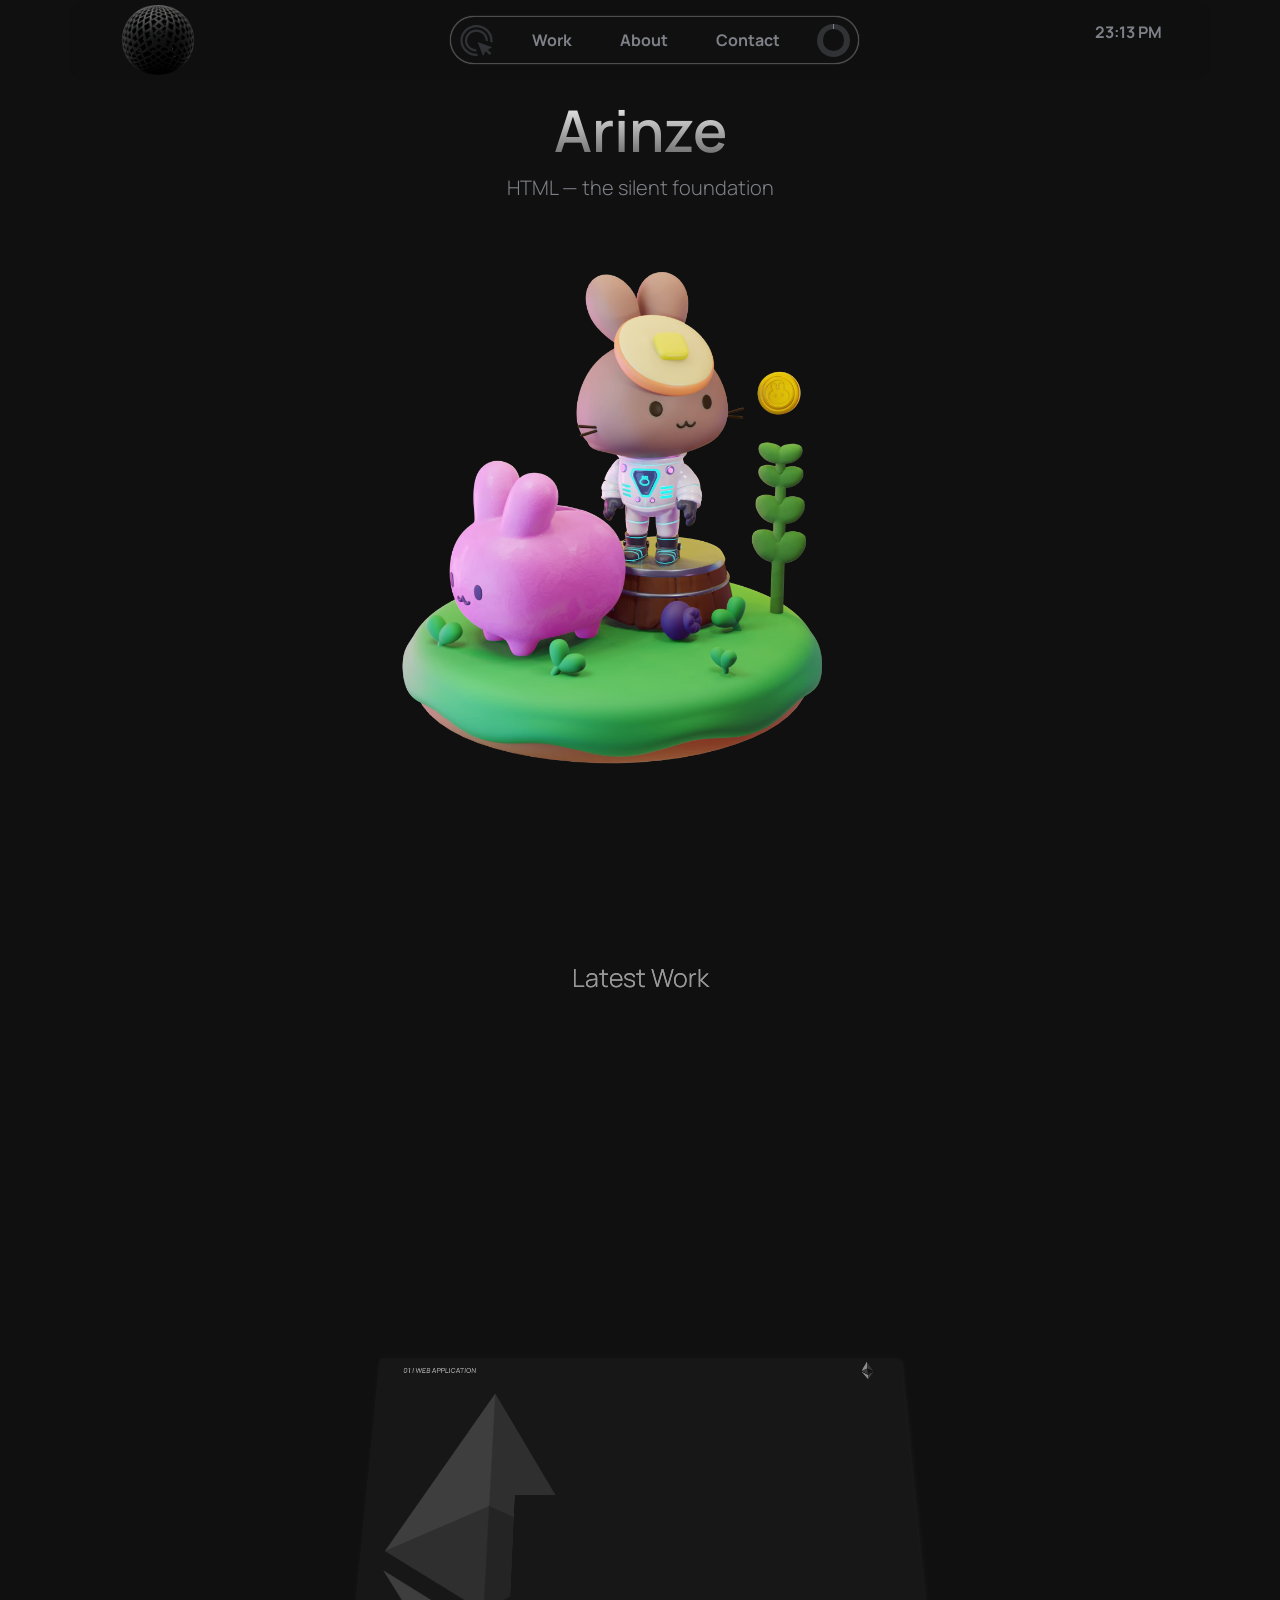
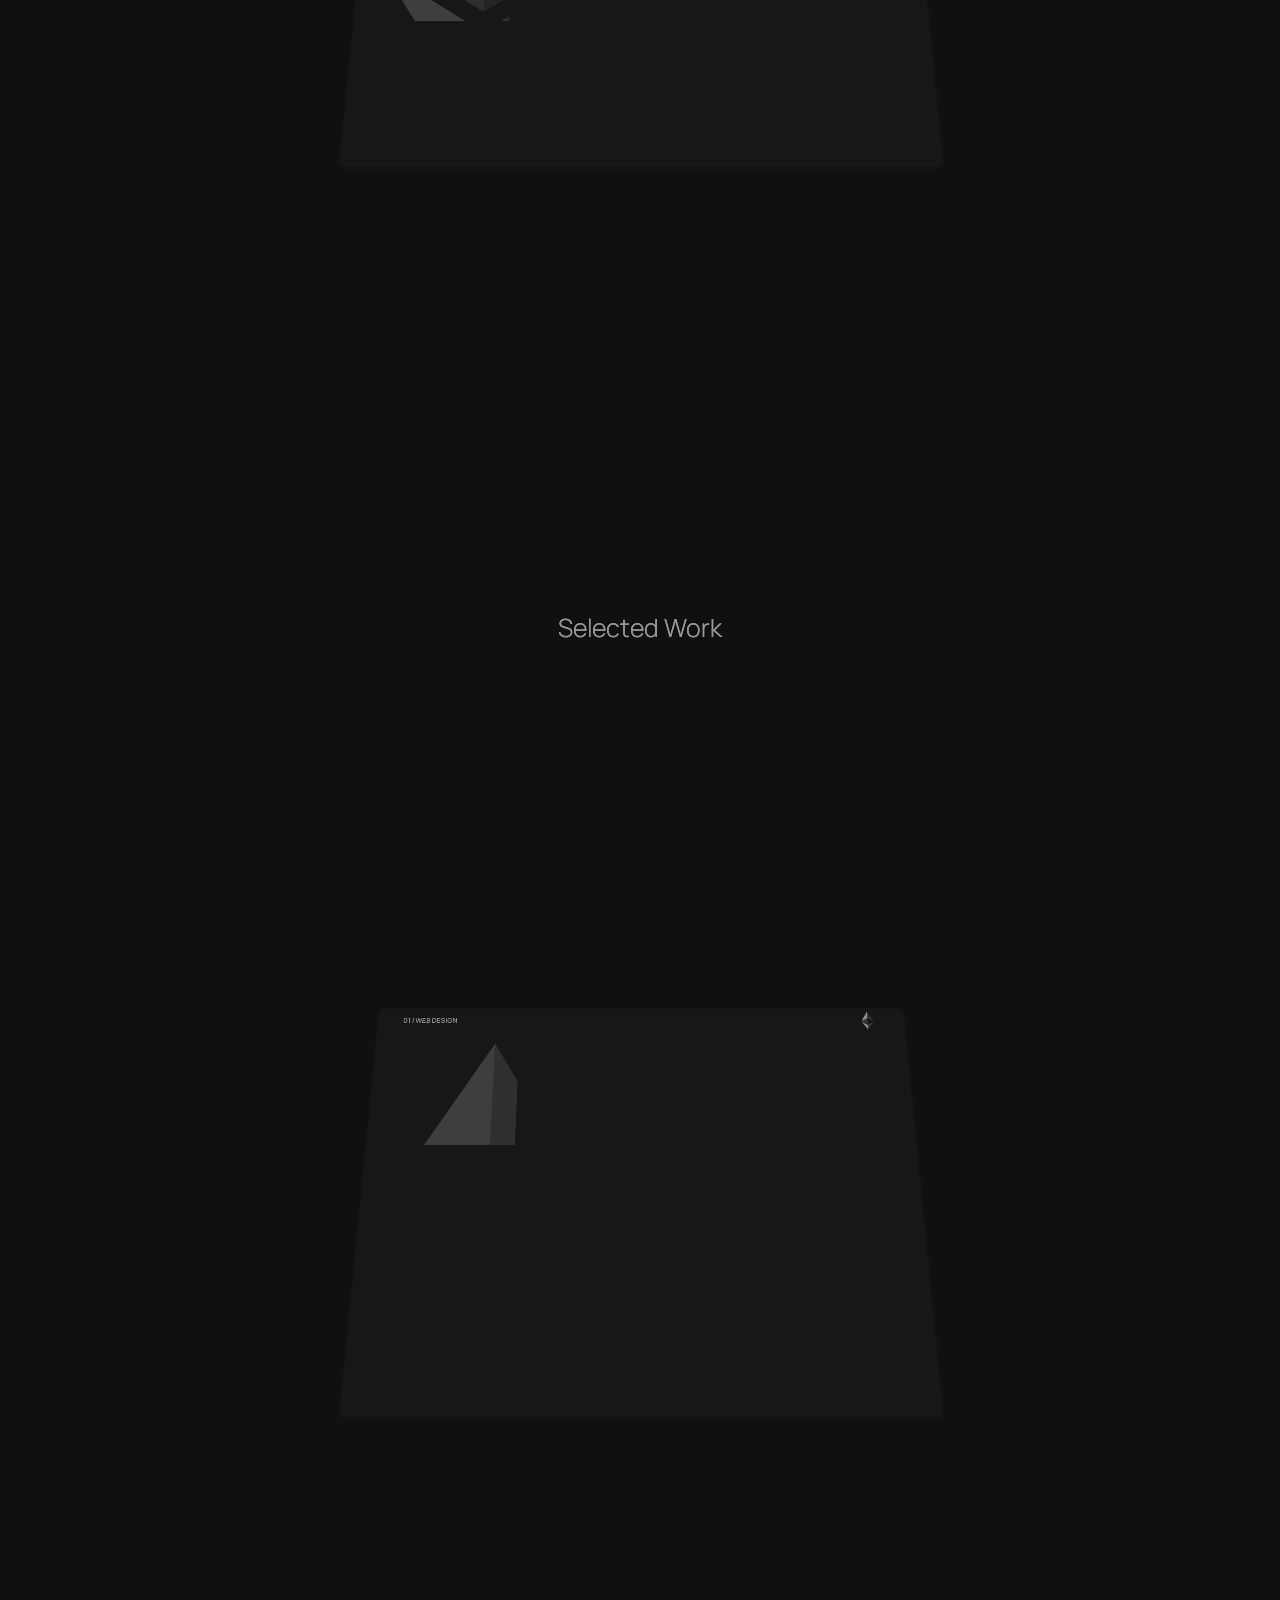
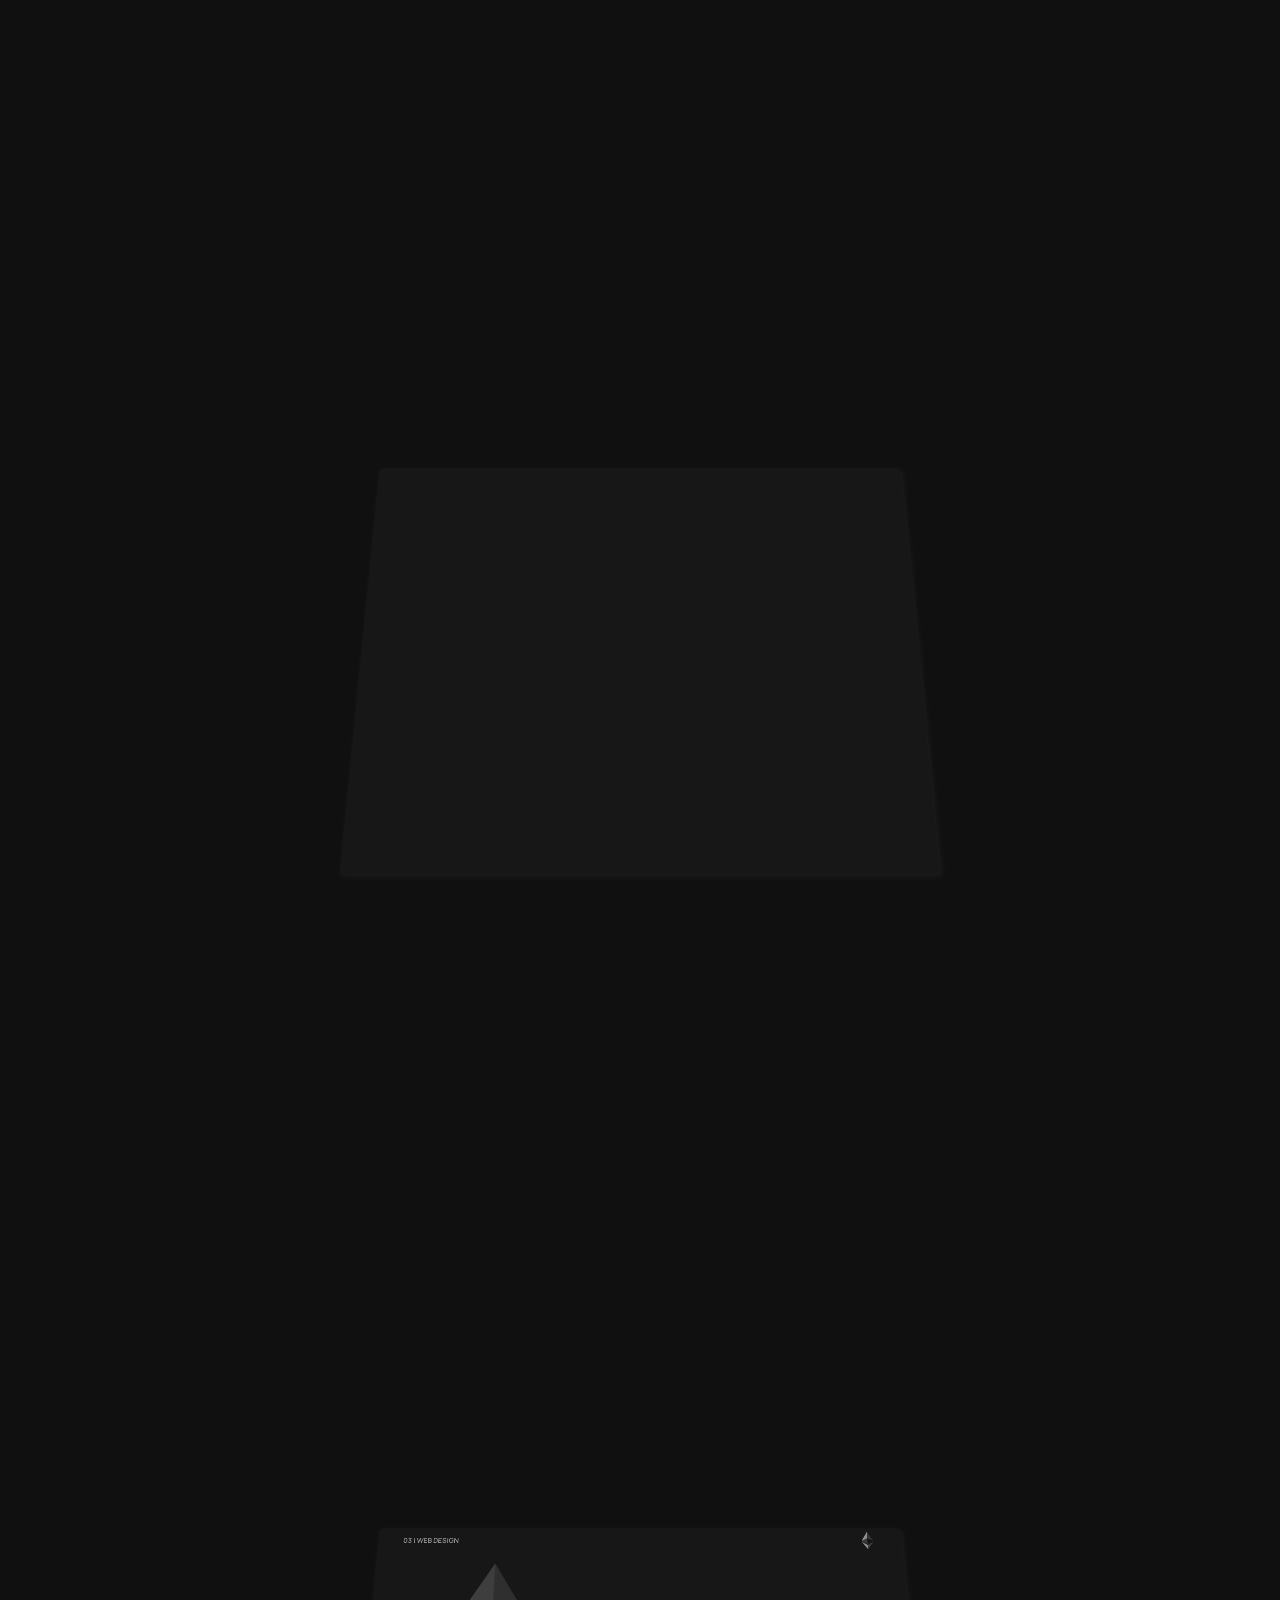
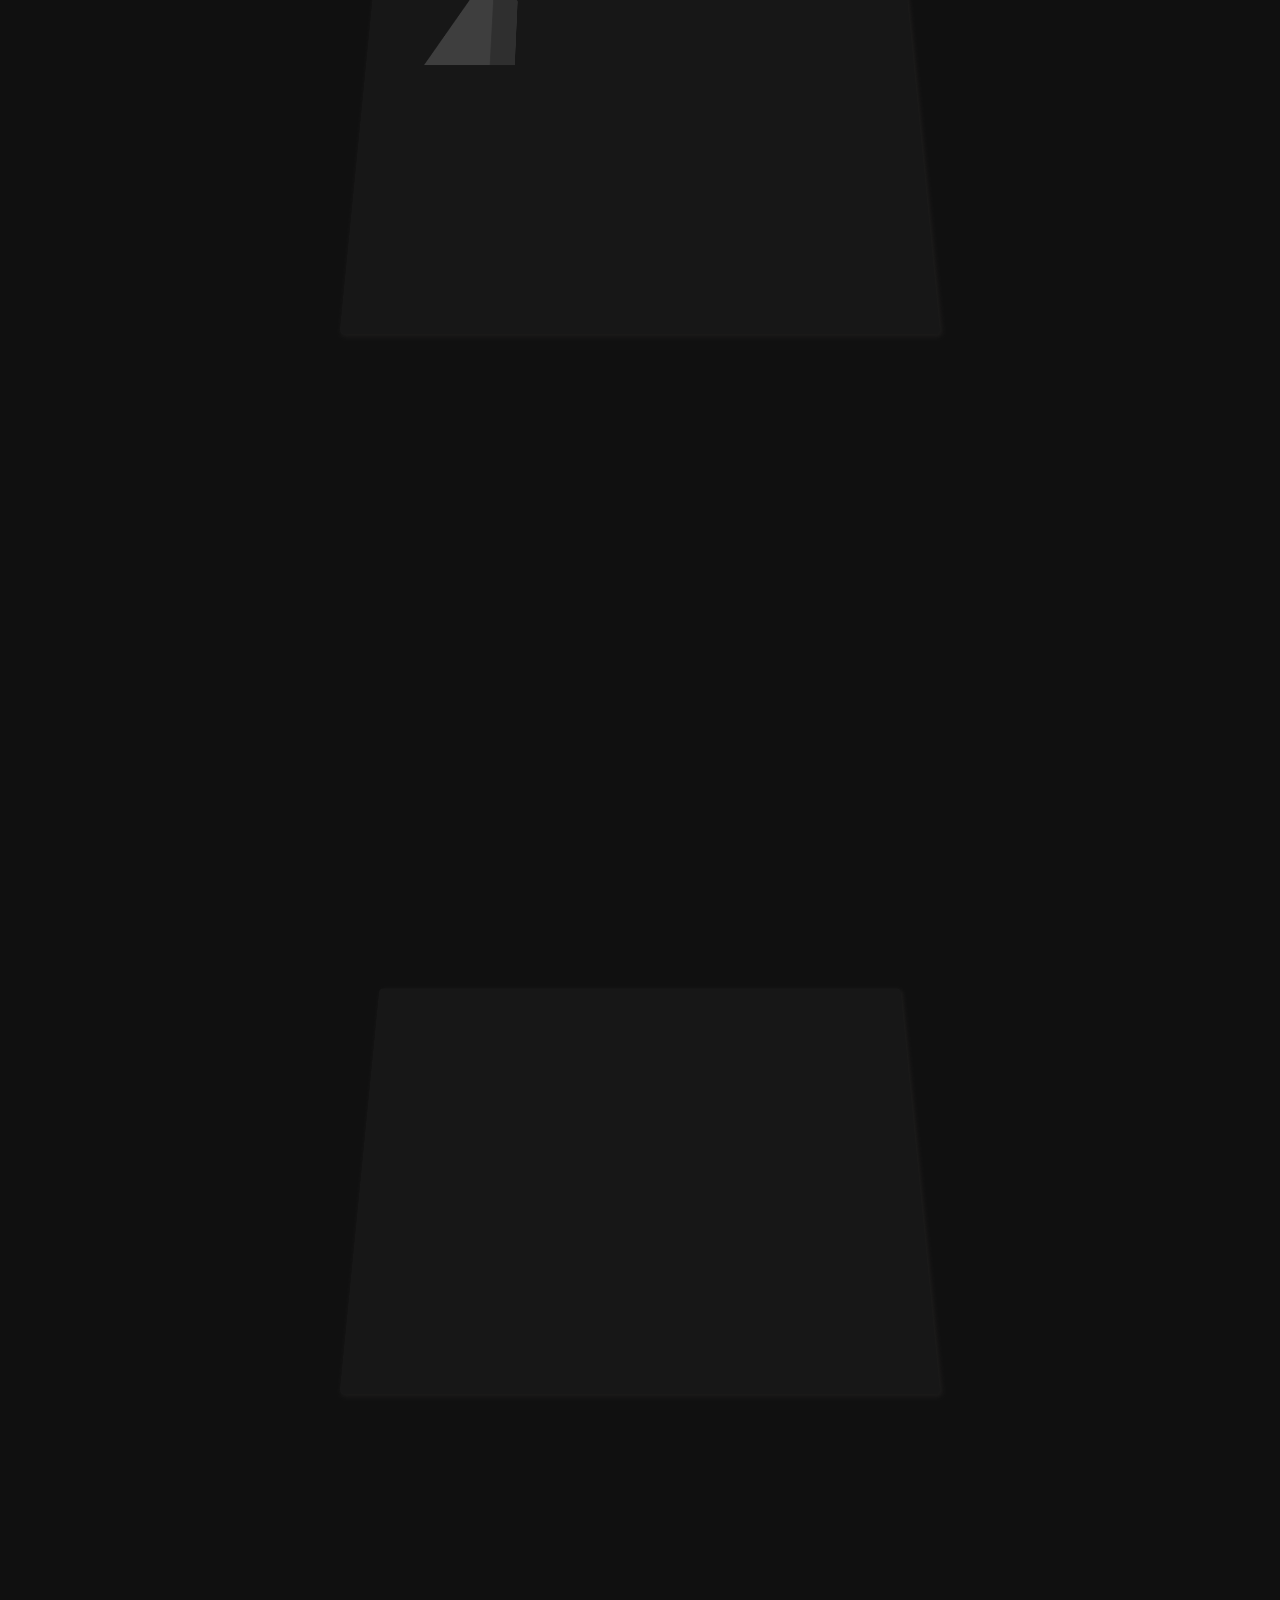
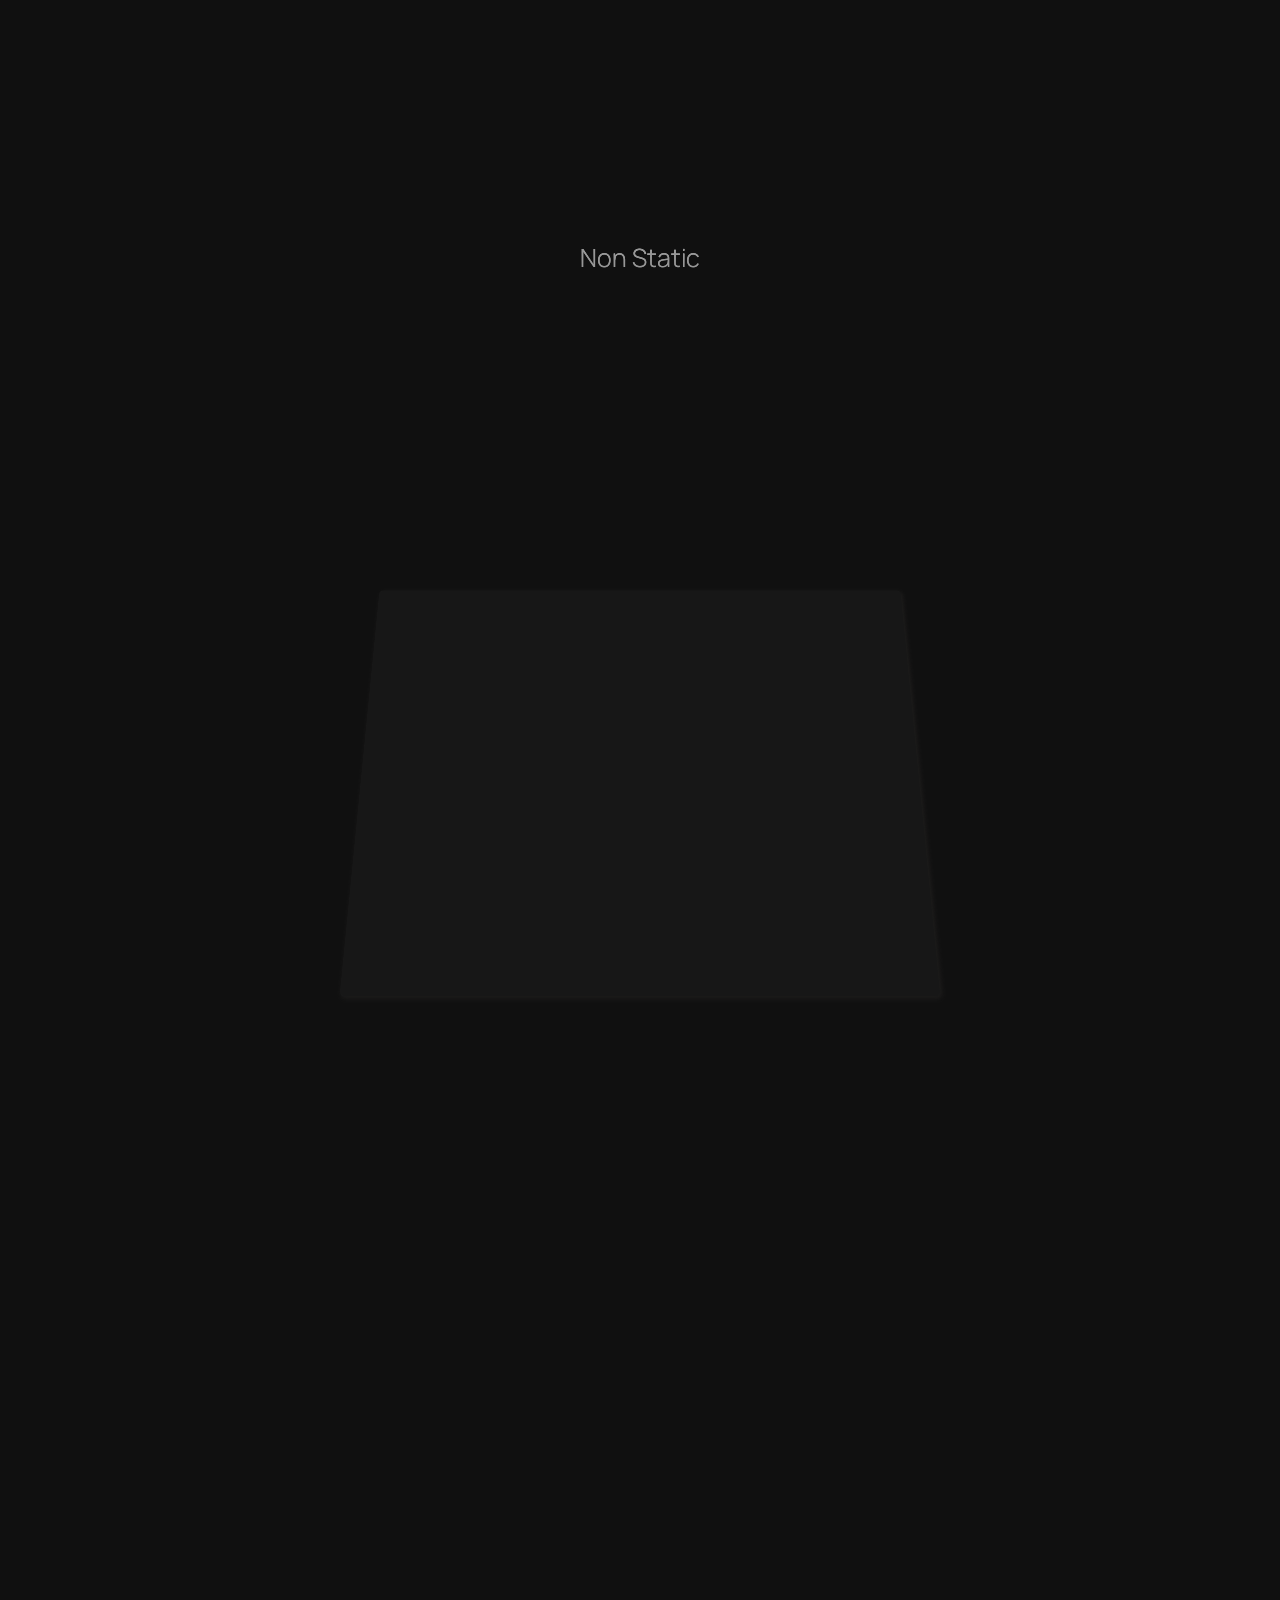
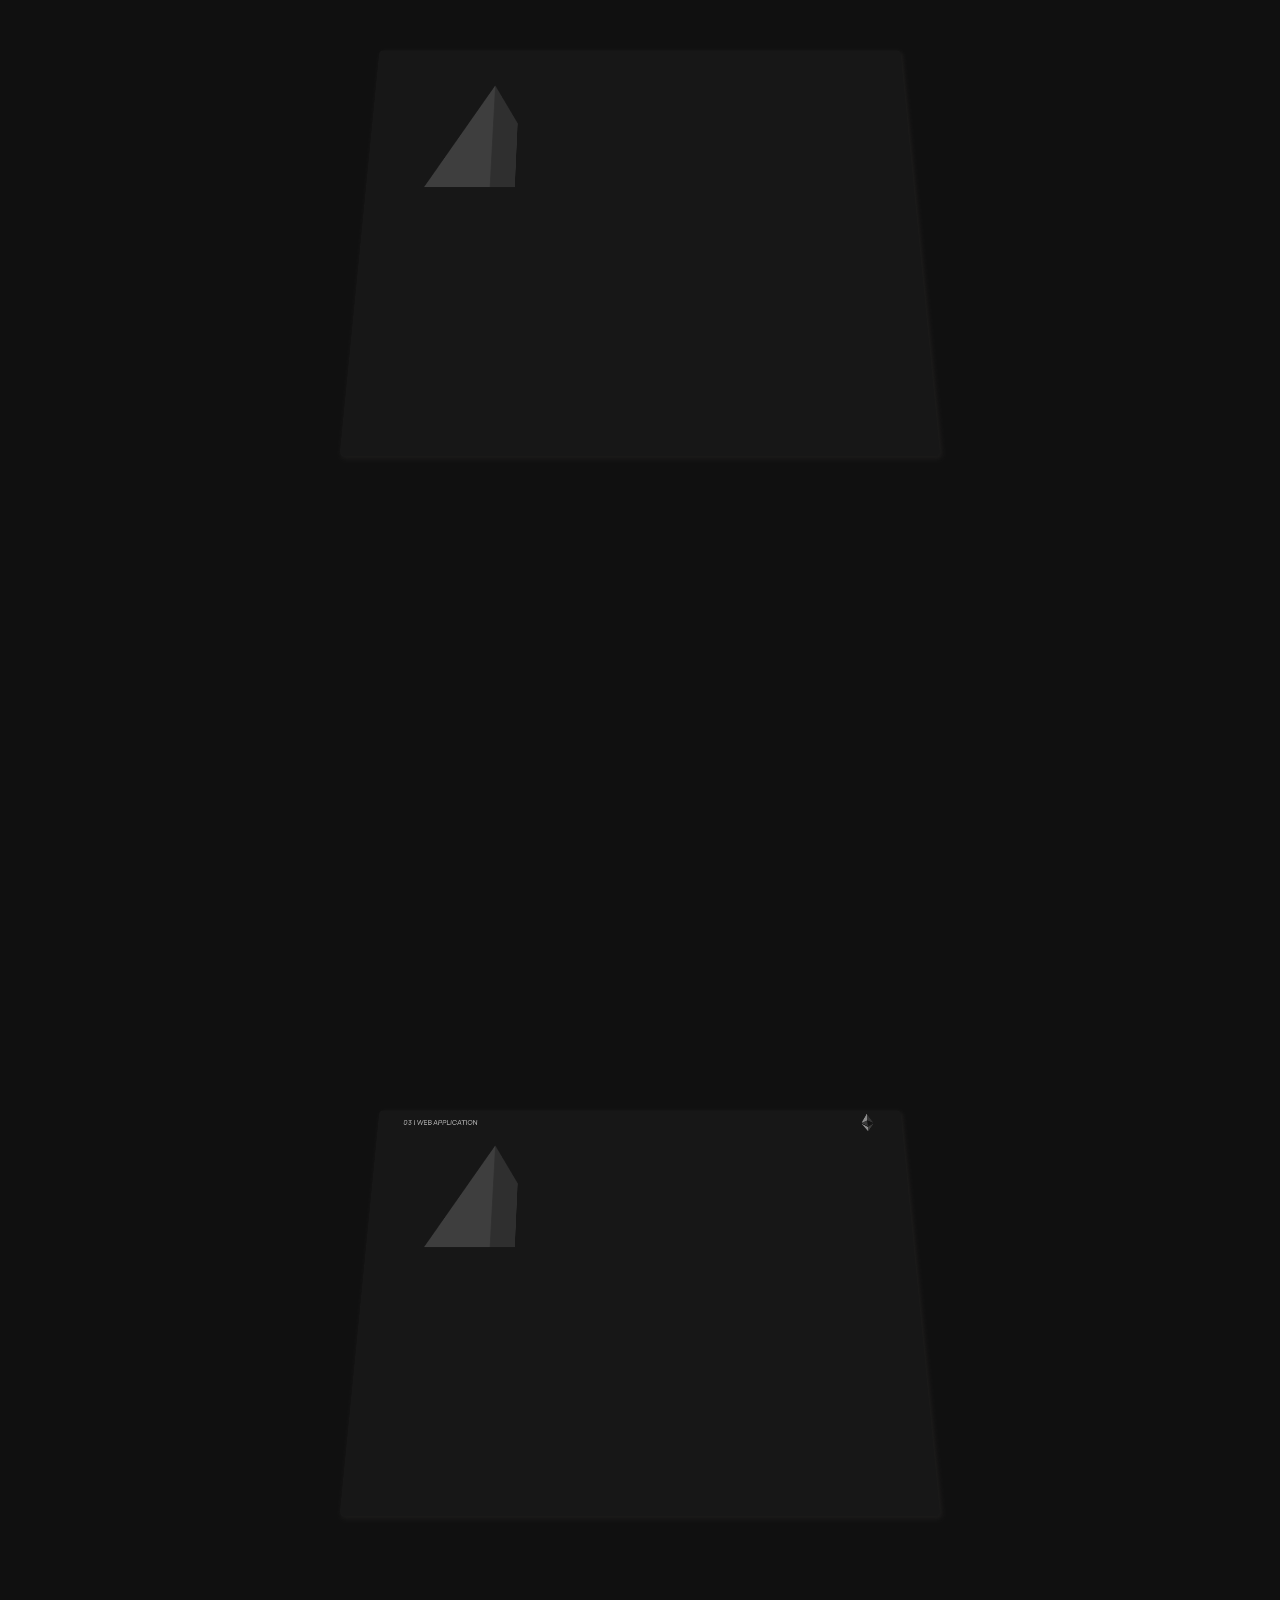
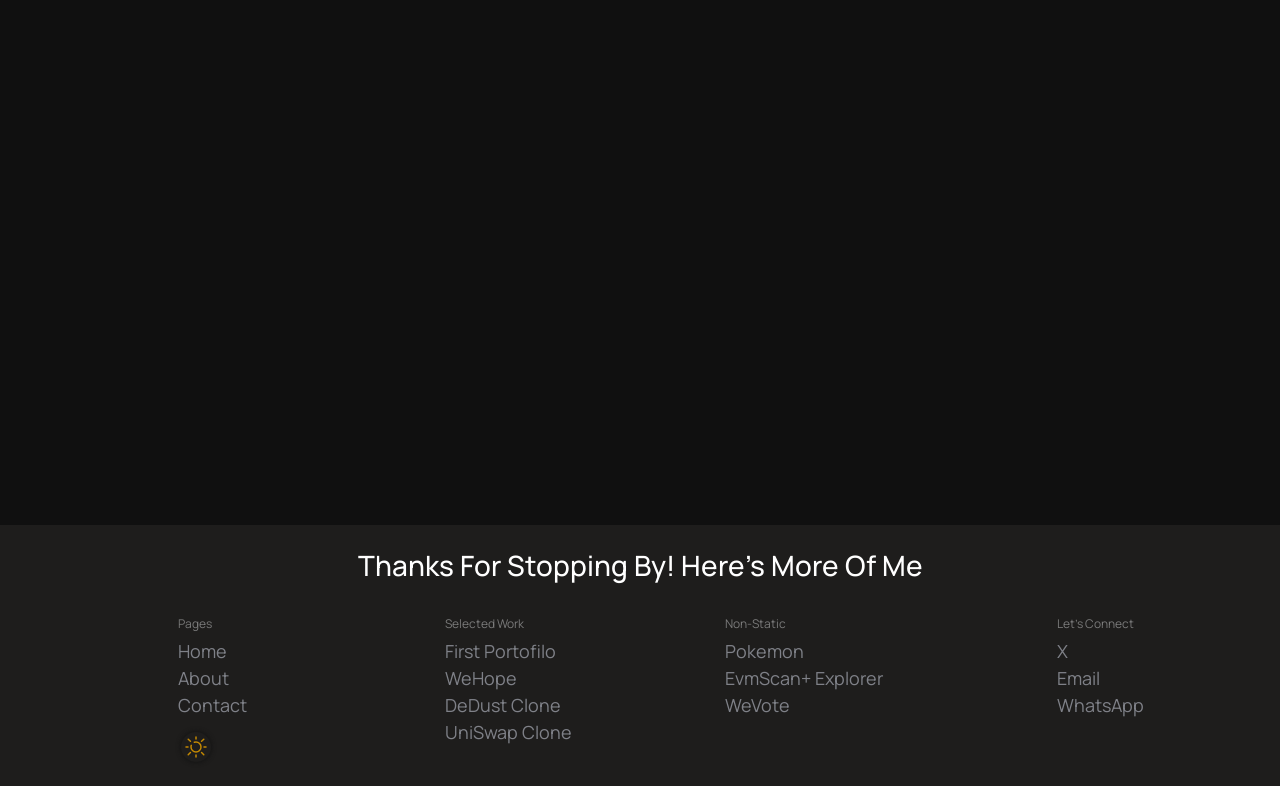
<file: HTML/index.html>
<!DOCTYPE html>
<html lang="en" id="homepage">

<head>
    <script>
        const devPhrases = [
            "HTML — the silent foundation.",
            "CSS: margin auto, sanity manual.",
            "JavaScript doesn’t do commitment — only callbacks.",
            "Threads — multitasking with anxiety.",
            "HTML builds, CSS refines.",
            "NullPointerException: the Java handshake.",
            "CSS — center alignment’s final boss.",
            "Promises are just JavaScript’s way of saying ‘trust me.’",
            "Java — predictable until it isn’t.",
            "HTML: one tag away from disaster.",
            "CSS has trust issues with browsers.",
            "Objects everywhere, structure optional.",
            "JavaScript — async like my thoughts.",
            "HTML — simple until it’s not.",
            "Java: write once, debug everywhere.",
            "CSS transitions — because sudden change looks wrong.",
            "Flexbox — the illusion of alignment.",
            "Java loves exceptions — too much sometimes.",
            "Every JavaScript bug starts with confidence.",
            "CSS — making simplicity complicated since forever.",
            "HTML — a hierarchy of good intentions.",
            "Java — where everything starts with a class.",
            "CSS — the illusion of control.",
            "JavaScript — the chaos engine of the web.",
            "HTML gives structure, CSS gives personality.",
            "Threads dream of synchronization.",
            "CSS — proof that beauty requires pain.",
            "JavaScript and I have an async relationship.",
            "HTML — not broken, just missing a closing tag.",
            "Java syntax: strict, but fair.",
            "Asynchronous code, synchronous stress.",
            "Java — object-oriented, developer-disoriented.",
            "CSS — beauty powered by chaos.",
            "Who needs sleep when you have semicolons?",
            "HTML — it’s not broken, it’s just missing a closing tag.",
            "CSS — adding color to confusion.",
            "JavaScript — turning confusion into production.",
            "Java — making verbosity look elegant.",
            "CSS: where one pixel can ruin your day.",
            "HTML — a love story between tags and mistakes.",
            "CSS — where center alignment is a journey.",
            "I debug, therefore I am.",
            "JavaScript — the universal bug generator.",
            "Structure by HTML, attitude by CSS.",
            "CSS has trust issues with browsers.",
            "Threads are like roommates — noisy and unpredictable.",
            "Java — serious code with playful bugs.",
            "HTML builds it, CSS sells it.",
            "Promises kept? Not in my JavaScript.",
            "JavaScript runs everywhere… except on time.",
            "Java — making verbosity fashionable since 1995.",
            "CSS — the illusion of control.",
            "HTML — open tag, open heart.",
            "Semicolons: optional chaos.",
            "CSS: Constantly Shifting Styles.",
            "JavaScript — one language to confuse them all.",
            "Java — structured patience.",
            "CSS — making simplicity complicated since forever.",
            "HTML builds, CSS dazzles.",
            "Modeling reality, One object at time",
            "JavaScript — because someone has to make buttons click.",
            "CSS — adding style to logic’s chaos.",
            "Objects everywhere, peace nowhere.",
            "CSS — margin auto, sanity manual.",
            "JavaScript — turning confusion into production.",
            "Java — serious code with playful bugs.",
            "HTML — simple until you forget one div.",
            "CSS — the world’s most emotional language.",
            "Java: structured patience.",
            "JavaScript — the web’s favorite troublemaker.",
            "HTML — looks easy until it isn’t.",
            "CSS — beauty powered by chaos.",
            "HTML — not broken, just missing a closing tag.",
            "Java — where threads dream of synchronization.",
            "CSS — adding structure to chaos since forever.",
            "HTML builds it, CSS sells it.",
            "Java — making verbosity look elegant.",
            "JavaScript — the art of fixing what you didn’t break.",
            "CSS transitions — for when change needs to look calm.",
            "HTML gives structure, CSS gives personality.",
            "Promises in JavaScript are like to-do lists you forget.",
            "Threads dream of synchronization.",
            "CSS — the illusion of control.",
            "JavaScript — async like my thoughts.",
            "HTML — a hierarchy of good intentions.",
            "CSS — proof that beauty requires pain.",
            "Java — object-oriented, developer-disoriented.",
            "HTML — one tag away from disaster.",
            "CSS — margin auto, sanity manual.",
            "JavaScript doesn’t do commitment — only callbacks.",
            "CSS — the illusion of control.",
            "HTML — the silent foundation.",
            "CSS — adding color to confusion.",
            "Java — where everything starts with a class.",
            "JavaScript — turning confusion into production.",
            "CSS has trust issues with browsers.",
            "HTML builds it, CSS sells it.",
            "Threads — multitasking with anxiety.",
            "JavaScript — one language to confuse them all.",
            "CSS — beauty powered by chaos.",
            "HTML — open tag, open heart."
        ];
        function toggletheme(){
            console.log("toggletheme called")
            let theme = localStorage.getItem("theme");
            console.log(theme)
            if (theme === "light") {
                document.documentElement.classList.add("lightMode");
                localStorage.setItem("theme", "light")
            }
            else {
                document.documentElement.classList.remove("lightMode");
                localStorage.setItem("theme", "dark")
            }
        }
        toggletheme();


    </script>
    <meta charset="UTF-8">
    <meta name="viewport" content="width=device-width, initial-scale=1.0">
    <title>Document</title>
    <link rel="stylesheet" href="../assets/dist/css/bootstrap.min.css">
    <link rel="stylesheet" href="../CSS/index.css">
    <link rel="stylesheet" href="../CSS/nav.css">
    <link rel="stylesheet" href="../CSS/footer.css">

    <!-- <script title="OnlineWebFonts" src="https://db.onlinewebfonts.com/animations/icons/288246.js" -->
    <style>
        .framer-text {
            background-clip: text;
            font-size: 50px;
            text-align: center;
            font-weight: bold;
        }
    </style>
</head>

<body>
    <!-- <span data-text-fill="true" class="framer-text"style="background-image: linear-gradient(0deg, rgb(89, 89, 89) 0%, rgb(255, 255, 255) 100%); color: transparent;">Arinze</span> -->
    <!-- NAVIGATION BAR -->
    <nav
        class="navbar px-md-5 py-0 px-1 flex-column flex-md-row container-fluid container-md fixed-bottom sticky-md-top rounded-4 mb-0 mb-md-2">
        <div class="logo d-none d-md-flex "><img width="200px" height="200px"
                class="navbar-brand img-fluid object-fit-cover" src="../Asset/IMAGES/erasebg-transformed (1).png "
                alt=""></div>
        <!-- <div class="logo"><img  class="navbar-brand img-fluid object-fit-cover" src="../Asset/IMAGES/2-135653517-unscreen.gif " alt=""></div> -->
        <!-- <div class="logo d-none d-md-flex"><img class="navbar-brand img-fluid object-fit-cover"
                    src="../Asset/IMAGES/rotatingillusion.gif " alt=""></div> -->

        <div
            class="floating-nav  d-flex  justify-content-between align-items-center px-2 rounded-pill align-self-sm-center mb-sm-2 mb-md-0">
            <div class="click-icon   d-flex align-items-center justify-content-center me-md-2 me-1">
                <svg fill="currentColor" class="hovericon">
                    <use xlink:href="#hovericon"></use>
                </svg>
            </div>
            <ul class="navbar-nav flex-row gap-md-5 gap-1  nav-ul justify-content-between ">
                <li class="nav-items"><a class="nav-link fw-bold " href="index.html">Work</a></li>
                <li class="nav-items"><a class="nav-link fw-bold " href="about.html">About</a></li>
                <li class="nav-items"><a class="nav-link fw-bold " href="contact.html">Contact</a></li>
            </ul>
            <div
                class="custom_progress rounded-circle bg-dark d-flex align-items-center justify-content-center ms-md-2 ms-1">
            </div>
        </div>

        <p class="time d-none d-md-block fw-bold align-self-center">6:12 AM</p>
    </nav>


    <section class="container mb-md-5 mb-0 pt-md-0 pt-3 mt-md-3 d-flex flex-column ">
        <h1 class="display-1 fw-semibold text-center name">Arinze</h1>
        <p class="lead  text-center typeWriter"></p>
        <div class="container videocontainer d-md-flex justify-content-center overflow-hidden align-items-start ">
            <video src="../Asset/IMAGES/bunny.webm" class="w-100" autoplay muted loop alt=""></video>
        </div>
    </section>

    <section id="work" class="mt-md-5 mt-0  py-5 container mb-5  d-flex justify-content-center flex-column">
        <div class="latest-work work  d-flex flex-column gap-5">
            <h1 class="display-4 text-center lead mb-4 p-5 work-heading" id="latestwork">Latest Work</h1>
            <a class=" project d-grid rounded-3 text-decoration-none" href="#">
                <div class="writeup py-2 d-flex justify-content-between align-items-center w-100">
                    <p class="fw-semibold">01 | WEB APPLICATION</p>
                    <svg class="ethlogo">
                        <use xlink:href="#eth"></use>
                    </svg>
                </div>

                <div class="work-description d-flex align-items-start flex-md-row flex-column align-items-md-center">
                    <img src="../Asset/IMAGES/darkEthLogo.png" alt="" class="object-fit-cover  d-md-block">
                    <div>
                        <p class="m-0">BlockChain Explorer</p>
                        <p>A gateway to deep dive into the world of the blockchain. View transcations and more.</p>
                    </div>
                </div>

            </a>
        </div>


        <div class="Selected-Work work mt-5 d-flex flex-column gap-5 mb-5">
            <h1 class="display-4 text-center lead mb-4 p-5">Selected Work</h1>
            <a class=" project mb-5 d-grid rounded-3 text-decoration-none" id="firstPortfolio" href="../../../Documents/">
                <div class="writeup py-2 d-flex justify-content-between align-items-center w-100">
                    <p class="fw-semibold">01 | WEB DESIGN</p>
                    <svg class="ethlogo">
                        <use xlink:href="#eth"></use>
                    </svg>
                </div>

                <div class="work-description d-flex align-items-start flex-md-row flex-column align-items-md-center">
                    <img src="../Asset/IMAGES/darkEthLogo.png" alt="" class=" object-fit-cover  d-md-block">
                    <div>
                        <p class="m-0">First Portofilo</p>
                        <p>A little throwback to one of the steps along the way to getting here.</p>
                    </div>
                </div>

            </a>

            <a class=" project mb-5 d-grid rounded-3 text-decoration-none" id="wehope" href="#">
                <div class="writeup py-2 d-flex justify-content-between align-items-center w-100">
                    <p class="fw-semibold">02 | WEB DESIGN</p>
                    <svg class="ethlogo">
                        <use xlink:href="#eth"></use>
                    </svg>
                </div>

                <div class="work-description d-flex align-items-start flex-md-row flex-column align-items-md-center">
                    <img src="../Asset/IMAGES/darkEthLogo.png" alt="" class=" object-fit-cover  d-md-block">
                    <div>
                        <p class="m-0">BlockChain Explorer</p>
                        <p>A gateway to deep dive into the world of the blockchain. View transcations and more.</p>
                    </div>
                </div>

            </a>

            <a class=" project mb-5 d-grid rounded-3 text-decoration-none" id="dedust" href="#">
                <div class="writeup py-2 d-flex justify-content-between align-items-center w-100">
                    <p class="fw-semibold">03 | WEB DESIGN</p>
                    <svg class="ethlogo">
                        <use xlink:href="#eth"></use>
                    </svg>
                </div>

                <div class="work-description d-flex align-items-start flex-md-row flex-column align-items-md-center">
                    <img src="../Asset/IMAGES/darkEthLogo.png" alt="" class=" object-fit-cover  d-md-block">
                    <div>
                        <p class="m-0">DEDUST.IO</p>
                        <p>A Decentralized trading exchange where you can move into the ton ecosystem.</p>
                    </div>
                </div>

            </a>

            <a class=" project mb-5 d-grid rounded-3 text-decoration-none" id="uniswap" href="../../UNISWAP/HTML/index.html">
                <div class="writeup py-2 d-flex justify-content-between align-items-center w-100">
                    <p class="fw-semibold">04 | WEB DESIGN</p>
                    <svg class="ethlogo">
                        <use xlink:href="#eth"></use>
                    </svg>
                </div>

                <div class="work-description d-flex align-items-start flex-md-row flex-column align-items-md-center">
                    <img src="../Asset/IMAGES/darkEthLogo.png" alt="" class=" object-fit-cover  d-md-block">
                    <div>
                        <p class="m-0">UNISWAP</p>
                        <p>The No.1 Decentralized exchange on the ethereum network.UNIque Indeed!</p>
                    </div>
                </div>

            </a>

        </div>

        <div class="non-static work mt-5 d-flex flex-column gap-5 mb-5">
            <h1 class="display-4 text-center lead " id="non-static">Non Static</h1>
            <a class=" project mb-5 d-grid rounded-3 text-decoration-none" href="#">
                <div class="writeup py-2 d-flex justify-content-between align-items-center w-100">
                    <p class="fw-semibold">01 | WEB APPLICATION</p>
                    <svg class="ethlogo">
                        <use xlink:href="#eth"></use>
                    </svg>
                </div>

                <div class="work-description d-flex align-items-start flex-md-row flex-column align-items-md-center">
                    <img src="../Asset/IMAGES/darkEthLogo.png" alt="" class=" object-fit-cover  d-md-block">
                    <div>
                        <p class="m-0"> BlockChain Explorer</p>
                        <p>A gateway to deep dive into the world of the blockchain. View transcations and more.</p>
                    </div>
                </div>

            </a>
            <a class=" project mb-5 d-grid rounded-3 text-decoration-none" href="#">
                <div class="writeup py-2 d-flex justify-content-between align-items-center w-100">
                    <p class="fw-semibold">02 | WEB APPLICATION</p>
                    <svg class="ethlogo">
                        <use xlink:href="#eth"></use>
                    </svg>
                </div>

                <div class="work-description d-flex align-items-start flex-md-row flex-column align-items-md-center">
                    <img src="../Asset/IMAGES/darkEthLogo.png" alt="" class=" object-fit-cover  d-md-block">
                    <div>
                        <p class="m-0">BlockChain Explorer</p>
                        <p>A gateway to deep dive into the world of the blockchain. View transcations and more.</p>
                    </div>
                </div>

            </a>
            <a class=" project mb-5 d-grid rounded-3 text-decoration-none" href="#">
                <div class="writeup py-2 d-flex justify-content-between align-items-center w-100">
                    <p class="fw-semibold">03 | WEB APPLICATION</p>
                    <svg class="ethlogo">
                        <use xlink:href="#eth"></use>
                    </svg>
                </div>

                <div class="work-description d-flex align-items-start flex-md-row flex-column align-items-md-center">
                    <img src="../Asset/IMAGES/darkEthLogo.png" alt="" class=" object-fit-cover  d-md-block">
                    <div>
                        <p class="m-0">BlockChain Explorer</p>
                        <p>A gateway to deep dive into the world of the blockchain. View transcations and more.</p>
                    </div>
                </div>

            </a>
        </div>
    </section>


    <footer class="px-md-5 px-2 py-md-4 py-3 d-flex flex-column gap-4 justify-content-center">
        <h3 class="text-capitalize text-center">Thanks for stopping by! here's more of me</h3>
        <div class="d-grid footer-links">
            <ul>
                <li>Pages</li>
                <li><a href="index.html">Home</a></li>
                <li><a href="about.html">About</a></li>
                <li><a href="contact.html">Contact</a></li>
            </ul>
            <ul>
                <li>Selected Work</li>
                <li><a href="#firstPortfolio">First Portofilo</a></li>
                <li><a href="#wehope">WeHope</a></li>
                <li><a href="#dedust">DeDust Clone</a></li>
                <li><a href="#uniswap">UniSwap Clone</a></li>
            </ul>
            <ul>
                <li>Non-Static</li>
                <li><a href="#">Pokemon</a></li>
                <li><a href="#">EvmScan+ Explorer</a></li>
                <li><a href="#">WeVote</a></li>
            </ul>
            <ul>
                <li>Let's Connect</li>
                <li><a href="">X</a></li>
                <li><a href="mailto:arinzlotanna@gmail.com">Email</a></li>
                <li><a href="">WhatsApp</a></li>
            </ul>

            <span class="theme-container">
                <svg class="moon" width="30px" height="30px">
                    <use xlink:href="#moontheme"></use>
                </svg>
                <svg class="sun" width="30px" height="30px">
                    <use xlink:href="#suntheme"></use>
                </svg>
            </span>
        </div>

    </footer>




    <script>
        const time = document.querySelector(".time");
        function updateTime(element) {
            const now = new Date();
            // AM|| PM
            let meridem= now.toLocaleTimeString()
            meridem=meridem[meridem.length-2] + meridem[meridem.length - 1]
            // console.log(meridem)
            let hour=now.getHours();
            let minutes= now.getMinutes().toString().padStart(2,"0")
            // console.log(typeof minutes.toString().padStart(2,"0"), minutes.toString().padStart(2,"0"),minutes)
            let formattedTime = hour+":" +minutes +" "+meridem;

            // console.log(formattedTime)
            element.textContent = formattedTime;
            setTimeout(() => { updateTime(time) }, 60);
        }

        updateTime(time)
    </script>

    <!-- <script src="../JS/svgAnimation.js"></script> -->
    <script src="../JS/typing.js"></script>
    <script src="../JS/animation.js"></script>
</body>

</html>



<svg style="display:none;" width="24px" height="24px" fill="#737171" xmlns="http://www.w3.org/2000/svg">
    <!-- //moon icon -->
    <symbol id="hovericon" viewBox="0 0 256 256" x="0px" y="0px" viewBox="0 0 256 256"
        enable-background="new 0 0 256 256" xml:space="preserve">
        <g>
            <g>
                <path fill="currentColor"
                    d="M238,175.4l-96.4-34c-3.5-1.3-5.3,0.5-4,3.8l36.2,91.4c1.3,3.3,3.7,3.4,5.3,0.2c0,0,8.9-18,16.8-29.5l23.5,23c2.2,2.2,5.9,2.2,8.3,0.1l5.5-5.1c2.3-2.1,2.3-5.7,0.1-7.9l-23.5-23c11.6-7,28.4-14.1,28.4-14.1C241.6,178.8,241.5,176.6,238,175.4z" />
                <path fill="currentColor"
                    d="M211.4,48.3c-46.1-44-120.8-44-166.9,0c-46.1,44-46.1,115.3,0,159.4c25.7,24.5,60.3,35.4,93.8,32.6l-4.4-15.7c-27.9,1.6-56.4-7.7-77.8-28.1c-39.5-37.7-39.5-98.9,0-136.6s103.5-37.7,143,0c22.3,21.4,32,50.2,29.1,78.1l16.7,4.3C249.5,108.8,238.3,73.9,211.4,48.3z" />
                <path fill="currentColor"
                    d="M186.8,71.7c-32.8-31.4-86-31.4-118.9,0c-32.8,31.4-32.8,82.2,0,113.5c17,16.2,39.3,24,61.6,23.5l-4.5-16.1c-16.4-0.6-32.7-6.8-45.2-18.8c-26.2-25.1-26.2-65.7,0-90.8c26.2-25.1,68.8-25.1,95.1,0c13.3,12.8,19.9,29.5,19.7,46.2l16.6,4.3C212.8,111.3,204.6,88.7,186.8,71.7z" />
            </g>
        </g>
    </symbol>
    <!-- sunicon -->
    <symbol id="circle" viewBox="0 0 24 24">
        <g style="transform: translateX(8.5px) translateY(7.5px);">
            <circle cx="11" cy="11" r="11" fill="none" stroke="rgb(48, 50, 54)" stroke-width="5"
                stroke-dasharray="69.11503837897544"></circle>
            <circle cx="11" cy="11" r="11" fill="none" stroke="rgb(127, 129, 136)" stroke-width="5"
                stroke-linecap="butt" stroke-dasharray="69.11503837897544" style="stroke-dashoffset: 69.115;"></circle>
        </g>
    </symbol>

    <symbol id="eth" viewBox="-80.5 0 417 417">
        <g id="SVGRepo_bgCarrier" stroke-width="0"></g>
        <g id="SVGRepo_tracerCarrier" stroke-linecap="round" stroke-linejoin="round"></g>
        <g id="SVGRepo_iconCarrier">
            <g>
                <polygon fill="#343434"
                    points="127.9611 0 125.1661 9.5 125.1661 285.168 127.9611 287.958 255.9231 212.32">
                </polygon>
                <polygon fill="#8C8C8C" points="127.962 0 0 212.32 127.962 287.959 127.962 154.158"> </polygon>
                <polygon fill="#3C3C3B"
                    points="127.9611 312.1866 126.3861 314.1066 126.3861 412.3056 127.9611 416.9066 255.9991 236.5866">
                </polygon>
                <polygon fill="#8C8C8C" points="127.962 416.9052 127.962 312.1852 0 236.5852"> </polygon>
                <polygon fill="#141414" points="127.9611 287.9577 255.9211 212.3207 127.9611 154.1587"> </polygon>
                <polygon fill="#393939" points="0.0009 212.3208 127.9609 287.9578 127.9609 154.1588"> </polygon>
            </g>
        </g>
    </symbol>

    <symbol id="moontheme" viewBox="0 0 24 24" fill="none">
        <g id="SVGRepo_bgCarrier" stroke-width="0"></g>
        <g id="SVGRepo_tracerCarrier" stroke-linecap="round" stroke-linejoin="round"></g>
        <g id="SVGRepo_iconCarrier">
        <path
                d="M3.32031 11.6835C3.32031 16.6541 7.34975 20.6835 12.3203 20.6835C16.1075 20.6835 19.3483 18.3443 20.6768 15.032C19.6402 15.4486 18.5059 15.6834 17.3203 15.6834C12.3497 15.6834 8.32031 11.654 8.32031 6.68342C8.32031 5.50338 8.55165 4.36259 8.96453 3.32996C5.65605 4.66028 3.32031 7.89912 3.32031 11.6835Z"
                stroke="currentColor" stroke-width="2" stroke-linecap="round" stroke-linejoin="round"></path>
        </g>

    </symbol>
    

    <symbol viewBox="0 0 24 24" id="suntheme" fill="none">
            <g id="SVGRepo_bgCarrier" stroke-width="0"></g>
            <g id="SVGRepo_tracerCarrier" stroke-linecap="round" stroke-linejoin="round"></g>
            <g id="SVGRepo_iconCarrier">
                <path
                    d="M7.28451 10.3333C7.10026 10.8546 7 11.4156 7 12C7 14.7614 9.23858 17 12 17C14.7614 17 17 14.7614 17 12C17 9.23858 14.7614 7 12 7C11.4156 7 10.8546 7.10026 10.3333 7.28451"
                    stroke="currentColor" stroke-width="1.5" stroke-linecap="round"></path>
                <path d="M12 2V4" stroke="currentColor" stroke-width="1.5" stroke-linecap="round"></path>
                <path d="M12 20V22" stroke="currentColor" stroke-width="1.5" stroke-linecap="round"></path>
                <path d="M4 12L2 12" stroke="currentColor" stroke-width="1.5" stroke-linecap="round"></path>
                <path d="M22 12L20 12" stroke="currentColor" stroke-width="1.5" stroke-linecap="round"></path>
                <path d="M19.7778 4.22266L17.5558 6.25424" stroke="currentColor" stroke-width="1.5" stroke-linecap="round"></path>
                <path d="M4.22217 4.22266L6.44418 6.25424" stroke="currentColor" stroke-width="1.5" stroke-linecap="round"></path>
                <path d="M6.44434 17.5557L4.22211 19.7779" stroke="currentColor" stroke-width="1.5" stroke-linecap="round"></path>
                <path d="M19.7778 19.7773L17.5558 17.5551" stroke="currentColor" stroke-width="1.5" stroke-linecap="round"></path>
            </g>
    </symbol>






</svg>
</file>
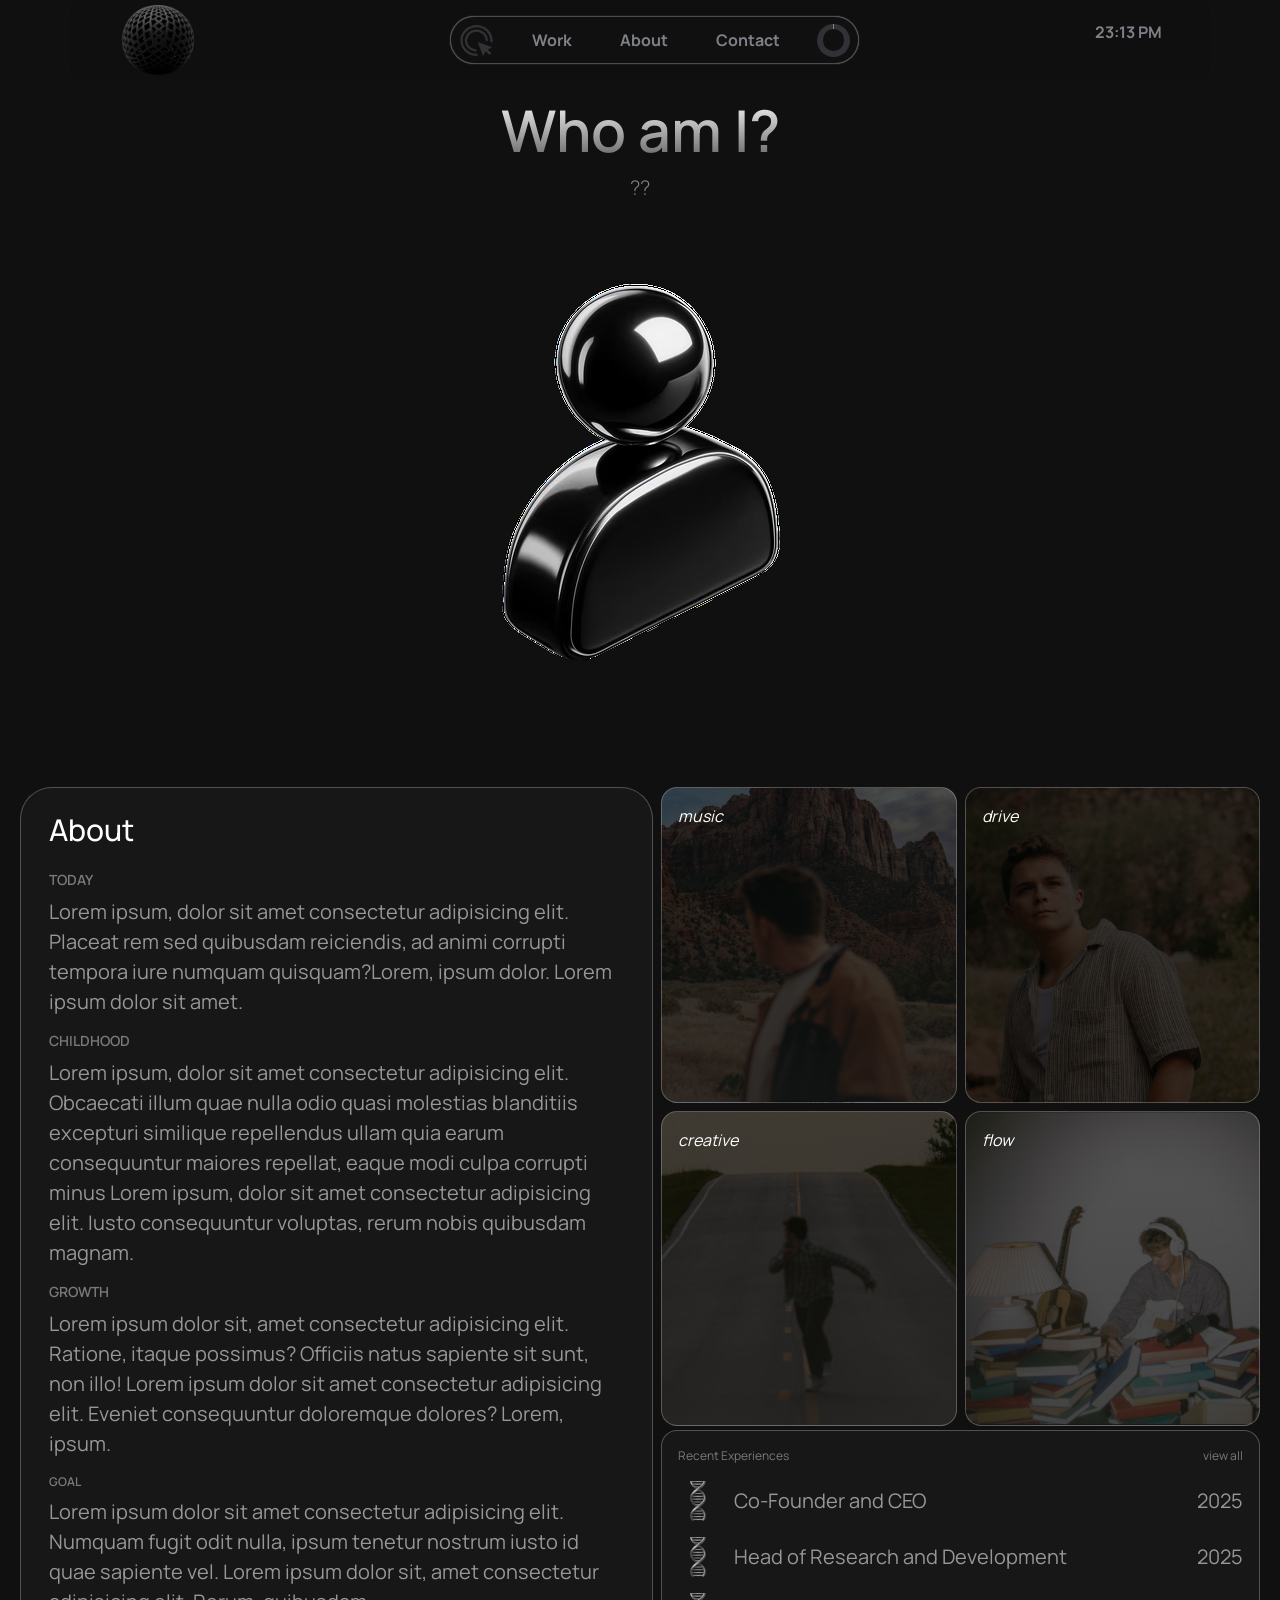
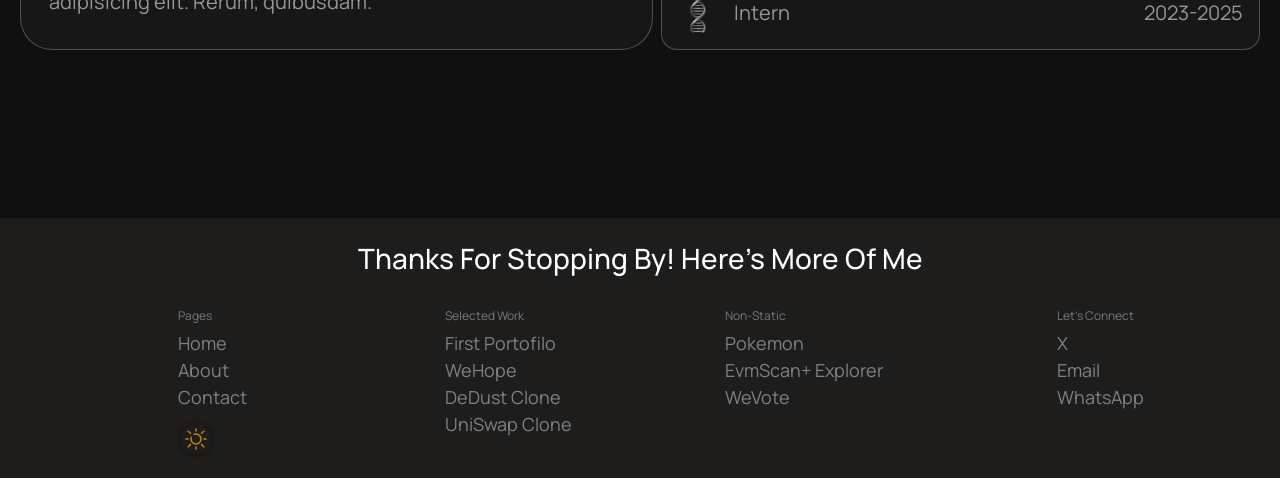
<file: HTML/about.html>
<!DOCTYPE html>
<html lang="en" id="aboutpage">

<head>
    <script>
        function toggletheme() {
                console.log("toggletheme called")
                let theme = localStorage.getItem("theme");
                console.log(theme)
                if (theme === "light") {
                    document.documentElement.classList.add("lightMode");
                    localStorage.setItem("theme", "light")
                }
                else {
                    document.documentElement.classList.remove("lightMode");
                    localStorage.setItem("theme", "dark")
                }
            }
        toggletheme();
        const devPhrases = [
            "HTML — the silent foundation.",
            "CSS: margin auto, sanity manual.",
            "JavaScript doesn’t do commitment — only callbacks.",
            "Threads — multitasking with anxiety.",
            "HTML builds, CSS refines.",
            "NullPointerException: the Java handshake.",
            "CSS — center alignment’s final boss.",
            "Promises are just JavaScript’s way of saying ‘trust me.’",
            "Java — predictable until it isn’t.",
            "HTML: one tag away from disaster.",
            "CSS has trust issues with browsers.",
            "Objects everywhere, structure optional.",
            "JavaScript — async like my thoughts.",
            "HTML — simple until it’s not.",
            "Java: write once, debug everywhere.",
            "CSS transitions — because sudden change looks wrong.",
            "Flexbox — the illusion of alignment.",
            "Java loves exceptions — too much sometimes.",
            "Every JavaScript bug starts with confidence.",
            "CSS — making simplicity complicated since forever.",
            "HTML — a hierarchy of good intentions.",
            "Java — where everything starts with a class.",
            "CSS — the illusion of control.",
            "JavaScript — the chaos engine of the web.",
            "HTML gives structure, CSS gives personality.",
            "Threads dream of synchronization.",
            "CSS — proof that beauty requires pain.",
            "JavaScript and I have an async relationship.",
            "HTML — not broken, just missing a closing tag.",
            "Java syntax: strict, but fair.",
            "Asynchronous code, synchronous stress.",
            "Java — object-oriented, developer-disoriented.",
            "CSS — beauty powered by chaos.",
            "Who needs sleep when you have semicolons?",
            "HTML — it’s not broken, it’s just missing a closing tag.",
            "CSS — adding color to confusion.",
            "JavaScript — turning confusion into production.",
            "Java — making verbosity look elegant.",
            "CSS: where one pixel can ruin your day.",
            "HTML — a love story between tags and mistakes.",
            "CSS — where center alignment is a journey.",
            "I debug, therefore I am.",
            "JavaScript — the universal bug generator.",
            "Structure by HTML, attitude by CSS.",
            "CSS has trust issues with browsers.",
            "Threads are like roommates — noisy and unpredictable.",
            "Java — serious code with playful bugs.",
            "HTML builds it, CSS sells it.",
            "Promises kept? Not in my JavaScript.",
            "JavaScript runs everywhere… except on time.",
            "Java — making verbosity fashionable since 1995.",
            "CSS — the illusion of control.",
            "HTML — open tag, open heart.",
            "Semicolons: optional chaos.",
            "CSS: Constantly Shifting Styles.",
            "JavaScript — one language to confuse them all.",
            "Java — structured patience.",
            "CSS — making simplicity complicated since forever.",
            "HTML builds, CSS dazzles.",
            "Modeling reality, One object at time",
            "JavaScript — because someone has to make buttons click.",
            "CSS — adding style to logic’s chaos.",
            "Objects everywhere, peace nowhere.",
            "CSS — margin auto, sanity manual.",
            "JavaScript — turning confusion into production.",
            "Java — serious code with playful bugs.",
            "HTML — simple until you forget one div.",
            "CSS — the world’s most emotional language.",
            "Java: structured patience.",
            "JavaScript — the web’s favorite troublemaker.",
            "HTML — looks easy until it isn’t.",
            "CSS — beauty powered by chaos.",
            "HTML — not broken, just missing a closing tag.",
            "Java — where threads dream of synchronization.",
            "CSS — adding structure to chaos since forever.",
            "HTML builds it, CSS sells it.",
            "Java — making verbosity look elegant.",
            "JavaScript — the art of fixing what you didn’t break.",
            "CSS transitions — for when change needs to look calm.",
            "HTML gives structure, CSS gives personality.",
            "Promises in JavaScript are like to-do lists you forget.",
            "Threads dream of synchronization.",
            "CSS — the illusion of control.",
            "JavaScript — async like my thoughts.",
            "HTML — a hierarchy of good intentions.",
            "CSS — proof that beauty requires pain.",
            "Java — object-oriented, developer-disoriented.",
            "HTML — one tag away from disaster.",
            "CSS — margin auto, sanity manual.",
            "JavaScript doesn’t do commitment — only callbacks.",
            "CSS — the illusion of control.",
            "HTML — the silent foundation.",
            "CSS — adding color to confusion.",
            "Java — where everything starts with a class.",
            "JavaScript — turning confusion into production.",
            "CSS has trust issues with browsers.",
            "HTML builds it, CSS sells it.",
            "Threads — multitasking with anxiety.",
            "JavaScript — one language to confuse them all.",
            "CSS — beauty powered by chaos.",
            "HTML — open tag, open heart."
        ];
    </script>
    <meta charset="UTF-8">
    <meta name="viewport" content="width=device-width, initial-scale=1.0">
    <title>Document</title>
    <link rel="stylesheet" href="../assets/dist/css/bootstrap.min.css">
    <!-- <link rel="stylesheet" href="../CSS/index.css"> -->
    <link rel="stylesheet" href="../CSS/about.css">
    <link rel="stylesheet" href="../CSS/nav.css">
    <link rel="stylesheet" href="../CSS/footer.css">
    <!-- <script title="OnlineWebFonts" src="https://db.onlinewebfonts.com/animations/icons/288246.js" -->
    <style>
        .framer-text {
            background-clip: text;
            font-size: 50px;
            text-align: center;
            font-weight: bold;
        }
    </style>
</head>

<body>
    <!-- <span data-text-fill="true" class="framer-text"style="background-image: linear-gradient(0deg, rgb(89, 89, 89) 0%, rgb(255, 255, 255) 100%); color: transparent;">Arinze</span> -->
    <!-- NAVIGATION BAR -->
    <nav
        class="navbar px-md-5 py-0 px-1 flex-column flex-md-row container-fluid container-md fixed-bottom sticky-md-top rounded-4 ">
        <div class="logo d-none d-md-flex "><img width="200px" height="200px"
                class="navbar-brand img-fluid object-fit-cover" src="../Asset/IMAGES/erasebg-transformed (1).png "
                alt=""></div>
        <!-- <div class="logo"><img  class="navbar-brand img-fluid object-fit-cover" src="../Asset/IMAGES/2-135653517-unscreen.gif " alt=""></div> -->
        <!-- <div class="logo d-none d-md-flex"><img class="navbar-brand img-fluid object-fit-cover"
                    src="../Asset/IMAGES/rotatingillusion.gif " alt=""></div> -->

        <div
            class="floating-nav  d-flex  justify-content-between align-items-center px-2 rounded-pill align-self-sm-center mb-sm-2 mb-md-0">
            <div class="click-icon   d-flex align-items-center justify-content-center me-md-2 me-1">
                <svg fill="currentColor" class="hovericon">
                    <use xlink:href="#hovericon"></use>
                </svg>
            </div>
            <ul class="navbar-nav flex-row gap-md-5 gap-1  nav-ul justify-content-between ">
                <li class="nav-items"><a class="nav-link fw-bold " href="index.html">Work</a></li>
                <li class="nav-items"><a class="nav-link fw-bold " href="about.html">About</a></li>
                <li class="nav-items"><a class="nav-link fw-bold " href="contact.html">Contact</a></li>
            </ul>
            <div
                class="custom_progress rounded-circle bg-dark d-flex align-items-center justify-content-center ms-md-2 ms-1">
            </div>
        </div>

        <p class="time d-none d-md-block fw-bold align-self-center">6:12 AM</p>
    </nav>


    <section class="container mb-md-5 mb-0 pt-md-0 pt-3 mt-md-3 d-flex flex-column writeUpSection mb-5">
        <h1 class="display-1 fw-semibold text-center name">Arinze</h1>
        <p class="lead  text-center typeWriter ">??</p>
        <div class="container videocontainer d-md-flex justify-content-center overflow-hidden align-items-start ">
            <!-- <img src="../Asset/IMAGES/heroSection.png" class="object-fit-cover img-fluid"> -->
            <img src="../Asset/IMAGES/personhighquality.png" class="object-fit-cover img-fluid">
        </div>
    </section>


    <section class="container-fluid mt-0 mt-md-2 bg-whit">
        <div class="row column-gap-2 row-gap-2 justify-content-sm-center p-2 m-sm-0 ">

            <div class="col-lg about-card rounded-5 p-3 ">
                <h2 class="container mb-md-3 py-2 text-center text-md-start mb-4">About</h2>
                <div class="container">
                    <h6 class="fw-semibold text-uppercase about-paragraph ">Today</h6>
                    <p class="aboutDescription">Lorem ipsum, dolor sit amet consectetur adipisicing elit. Placeat rem
                        sed quibusdam reiciendis, ad animi corrupti tempora iure numquam quisquam?Lorem, ipsum dolor. Lorem ipsum dolor sit amet.</p>
                </div>
                <div class="container d-flex flex-column">
                    <h6 class="fw-semibold text-uppercase about-paragraph ">Childhood</h6>
                    <p class="aboutDescription">Lorem ipsum, dolor sit amet consectetur adipisicing elit. Obcaecati
                        illum quae nulla odio quasi molestias blanditiis excepturi similique repellendus ullam quia
                        earum consequuntur maiores repellat, eaque modi culpa corrupti minus Lorem ipsum, dolor sit amet
                        consectetur adipisicing elit. Iusto consequuntur voluptas, rerum nobis quibusdam magnam.</p>
                </div>
                <div class="container">
                    <h6 class="fw-semibold text-uppercase about-paragraph ">Growth</h6>
                    <p class="aboutDescription">Lorem ipsum dolor sit, amet consectetur adipisicing elit. Ratione,
                        itaque possimus? Officiis natus sapiente sit sunt, non illo! Lorem ipsum dolor sit amet consectetur adipisicing elit. Eveniet consequuntur doloremque dolores? Lorem, ipsum.</p>
                </div>
                <div class="container">
                    <h6 class="fw-semibold text-uppercase about-paragraph about-heading">Goal</h6>
                    <p class="aboutDescription">Lorem ipsum dolor sit amet consectetur adipisicing elit. Numquam fugit
                        odit nulla, ipsum tenetur nostrum iusto id quae sapiente vel. Lorem ipsum dolor sit, amet consectetur adipisicing elit. Rerum, quibusdam.
                    </p>
                </div>
            </div>

            <div class="col  d-flex flex-column gap-1 justify-content-between p-sm-0">
                <div class="  m-0 musicContainer gap-2 flex-grow-1 d-none d-lg-grid">
                    <div class="music fst-italic   rounded-4   p-3 ">
                        <p>music</p>
                        <div class="w-100 overflow-hidden spotify">
                            <iframe style="border-radius:12px"
                                src="https://open.spotify.com/embed/track/3FBFBpkR1ahmoVlGOqDaCw?utm_source=generator" width="70%" height="100"
                                frameBorder="0" allowfullscreen=""
                                allow="autoplay; clipboard-write; encrypted-media; fullscreen; picture-in-picture" loading="lazy"></iframe>

                        </div>
                    </div>
                    <div class="music fst-italic   rounded-4   p-3 ">
                        <p>drive</p>
                        <div class="w-100 overflow-hidden spotify">
                            <iframe style="border-radius:12px"
                                src="https://open.spotify.com/embed/track/7xVhx1iz7ZD5EZkeNOgPgw?utm_source=generator" width="100%" height="100"
                                frameBorder="0" allowfullscreen=""
                                allow="autoplay; clipboard-write; encrypted-media; fullscreen; picture-in-picture" loading="lazy"></iframe>
                        
                        </div>
                    </div>
                    <div class="music fst-italic   rounded-4   p-3 ">
                        <p>creative</p>
                        <div class="w-100 overflow-hidden spotify">
                            <iframe style="border-radius:12px"
                                src="https://open.spotify.com/embed/track/3GPaQ3dloevmilym0a1V3O?utm_source=generator" width="100%" height="100"
                                frameBorder="0" allowfullscreen=""
                                allow="autoplay; clipboard-write; encrypted-media; fullscreen; picture-in-picture" loading="lazy"></iframe>
                        
                        </div>
                    </div>
                    <div class="music fst-italic   rounded-4   p-3 ">
                        <p>flow</p>
                        <div class="w-100 overflow-hidden spotify">
                            <iframe style="border-radius:12px"
                                src="https://open.spotify.com/embed/track/4qoxxImRDNwVcUJyIfX2J2?utm_source=generator" width="100%" height="100"
                                frameBorder="0" allowfullscreen=""
                                allow="autoplay; clipboard-write; encrypted-media; fullscreen; picture-in-picture" loading="lazy"></iframe>
                        
                        </div>
                    </div>
                </div>

                <div class="p-3 xp-container d-flex flex-column column-gap-1 row-gap-3 justify-content-center py-3 rounded-4 w-100">
                    <div class="paragraph d-flex justify-content-between">
                        <p class="">Recent Experiences</p>
                        <a href="#" class="text-decoration-none">view all</a>
                    </div>
                    <div class="xps">
                        <span class="roles">
                            <img src="../Asset/IMAGES/DNA_Metallic.png" alt="" class="rounded-2 object-fit-cover">
                            <p class="xp-text">Co-Founder and CEO</p>
                        </span>
                        <p>2025</p>
                    </div>
                    <div class="xps">
                        <span class="roles">
                            <img src="../Asset/IMAGES/DNA_Metallic.png" alt="" class="rounded-2 object-fit-cover">
                            <p class="xp-text">Head of Research and Development</p>
                        </span>
                        <p>2025</p>
                    </div>
                    <div class="xps">
                        <span class="roles">
                            <img src="../Asset/IMAGES/DNA_Metallic.png" alt="" class="rounded-2 object-fit-cover">
                            <p class="xp-text">Intern</p>
                        </span>
                        <p>2023-2025</p>
                    </div>
                </div>



            </div>
        </div>
    </section>

    <footer class="px-md-5 px-2 py-md-4 py-3 d-flex flex-column gap-4 justify-content-center">
        <h3 class="text-capitalize text-center h3">Thanks for stopping by! here's more of me</h3>
        <div class="d-grid footer-links">
            <ul>
                <li>Pages</li>
                <li><a href="index.html">Home</a></li>
                <li><a href="about.html">About</a></li>
                <li><a href="contact.html">Contact</a></li>
            </ul>
            <ul>
                <li>Selected Work</li>
                <li><a href="index.html#firstPortfolio">First Portofilo</a></li>
                <li><a href="index.html#wehope">WeHope</a></li>
                <li><a href="index.html#dedust">DeDust Clone</a></li>
                <li><a href="index.html#uniswap">UniSwap Clone</a></li>
            </ul>
            <ul>
                <li>Non-Static</li>
                <li><a href="#">Pokemon</a></li>
                <li><a href="#">EvmScan+ Explorer</a></li>
                <li><a href="#">WeVote</a></li>
            </ul>
            <ul>
                <li>Let's Connect</li>
                <li><a href="">X</a></li>
                <li><a href="mailto:arinzlotanna@gmail.com">Email</a></li>
                <li><a href="">WhatsApp</a></li>
            </ul>
            <span class="theme-container">
                <svg class="moon" width="30px" height="30px">
                    <use xlink:href="#moontheme"></use>
                </svg>
                <svg class="sun" width="30px" height="30px">
                    <use xlink:href="#suntheme"></use>
                </svg>
            </span>
        </div>
    </footer>



    <script>
        const time = document.querySelector(".time");
        function updateTime(element) {
                const now = new Date();
                // AM|| PM
                let meridem = now.toLocaleTimeString()
                meridem = meridem[meridem.length - 2] + meridem[meridem.length - 1]
                // console.log(meridem)
                let hour = now.getHours();
                let minutes = now.getMinutes().toString().padStart(2, "0")
                // console.log(typeof minutes.toString().padStart(2,"0"), minutes.toString().padStart(2,"0"),minutes)
                let formattedTime = hour + ":" + minutes + " " + meridem;

                console.log(formattedTime)
                element.textContent = formattedTime;
            setTimeout(() => { updateTime(time) }, 60);
        }

        updateTime(time)
    </script>
    <script src="../JS/typing.js"></script>
    <!-- <script src="../JS/about.js"></script> -->
</body>

</html>


<svg style="display:none;" width="24px" height="24px" fill="#737171" xmlns="http://www.w3.org/2000/svg">
    <!-- //moon icon -->
    <symbol id="hovericon" viewBox="0 0 256 256" x="0px" y="0px" viewBox="0 0 256 256"
        enable-background="new 0 0 256 256" xml:space="preserve">
        <g>
            <g>
                <path fill="currentColor"
                    d="M238,175.4l-96.4-34c-3.5-1.3-5.3,0.5-4,3.8l36.2,91.4c1.3,3.3,3.7,3.4,5.3,0.2c0,0,8.9-18,16.8-29.5l23.5,23c2.2,2.2,5.9,2.2,8.3,0.1l5.5-5.1c2.3-2.1,2.3-5.7,0.1-7.9l-23.5-23c11.6-7,28.4-14.1,28.4-14.1C241.6,178.8,241.5,176.6,238,175.4z" />
                <path fill="currentColor"
                    d="M211.4,48.3c-46.1-44-120.8-44-166.9,0c-46.1,44-46.1,115.3,0,159.4c25.7,24.5,60.3,35.4,93.8,32.6l-4.4-15.7c-27.9,1.6-56.4-7.7-77.8-28.1c-39.5-37.7-39.5-98.9,0-136.6s103.5-37.7,143,0c22.3,21.4,32,50.2,29.1,78.1l16.7,4.3C249.5,108.8,238.3,73.9,211.4,48.3z" />
                <path fill="currentColor"
                    d="M186.8,71.7c-32.8-31.4-86-31.4-118.9,0c-32.8,31.4-32.8,82.2,0,113.5c17,16.2,39.3,24,61.6,23.5l-4.5-16.1c-16.4-0.6-32.7-6.8-45.2-18.8c-26.2-25.1-26.2-65.7,0-90.8c26.2-25.1,68.8-25.1,95.1,0c13.3,12.8,19.9,29.5,19.7,46.2l16.6,4.3C212.8,111.3,204.6,88.7,186.8,71.7z" />
            </g>
        </g>
    </symbol>
    <!-- sunicon -->
    <symbol id="circle" viewBox="0 0 24 24">
        <g style="transform: translateX(8.5px) translateY(7.5px);">
            <circle cx="11" cy="11" r="11" fill="none" stroke="rgb(48, 50, 54)" stroke-width="5"
                stroke-dasharray="69.11503837897544"></circle>
            <circle cx="11" cy="11" r="11" fill="none" stroke="rgb(127, 129, 136)" stroke-width="5"
                stroke-linecap="butt" stroke-dasharray="69.11503837897544" style="stroke-dashoffset: 69.115;"></circle>
        </g>
    </symbol>


</svg>
<svg style="display:none;" width="24px" height="24px" fill="#737171" xmlns="http://www.w3.org/2000/svg">
    <!-- //moon icon -->
    <symbol id="hovericon" viewBox="0 0 256 256" x="0px" y="0px" viewBox="0 0 256 256"
        enable-background="new 0 0 256 256" xml:space="preserve">
        <g>
            <g>
                <path fill="currentColor"
                    d="M238,175.4l-96.4-34c-3.5-1.3-5.3,0.5-4,3.8l36.2,91.4c1.3,3.3,3.7,3.4,5.3,0.2c0,0,8.9-18,16.8-29.5l23.5,23c2.2,2.2,5.9,2.2,8.3,0.1l5.5-5.1c2.3-2.1,2.3-5.7,0.1-7.9l-23.5-23c11.6-7,28.4-14.1,28.4-14.1C241.6,178.8,241.5,176.6,238,175.4z" />
                <path fill="currentColor"
                    d="M211.4,48.3c-46.1-44-120.8-44-166.9,0c-46.1,44-46.1,115.3,0,159.4c25.7,24.5,60.3,35.4,93.8,32.6l-4.4-15.7c-27.9,1.6-56.4-7.7-77.8-28.1c-39.5-37.7-39.5-98.9,0-136.6s103.5-37.7,143,0c22.3,21.4,32,50.2,29.1,78.1l16.7,4.3C249.5,108.8,238.3,73.9,211.4,48.3z" />
                <path fill="currentColor"
                    d="M186.8,71.7c-32.8-31.4-86-31.4-118.9,0c-32.8,31.4-32.8,82.2,0,113.5c17,16.2,39.3,24,61.6,23.5l-4.5-16.1c-16.4-0.6-32.7-6.8-45.2-18.8c-26.2-25.1-26.2-65.7,0-90.8c26.2-25.1,68.8-25.1,95.1,0c13.3,12.8,19.9,29.5,19.7,46.2l16.6,4.3C212.8,111.3,204.6,88.7,186.8,71.7z" />
            </g>
        </g>
    </symbol>
    <!-- sunicon -->
    <symbol id="circle" viewBox="0 0 24 24">
        <g style="transform: translateX(8.5px) translateY(7.5px);">
            <circle cx="11" cy="11" r="11" fill="none" stroke="rgb(48, 50, 54)" stroke-width="5"
                stroke-dasharray="69.11503837897544"></circle>
            <circle cx="11" cy="11" r="11" fill="none" stroke="rgb(127, 129, 136)" stroke-width="5"
                stroke-linecap="butt" stroke-dasharray="69.11503837897544" style="stroke-dashoffset: 69.115;"></circle>
        </g>
    </symbol>

    <symbol id="eth" viewBox="-80.5 0 417 417">
        <g id="SVGRepo_bgCarrier" stroke-width="0"></g>
        <g id="SVGRepo_tracerCarrier" stroke-linecap="round" stroke-linejoin="round"></g>
        <g id="SVGRepo_iconCarrier">
            <g>
                <polygon fill="#343434"
                    points="127.9611 0 125.1661 9.5 125.1661 285.168 127.9611 287.958 255.9231 212.32">
                </polygon>
                <polygon fill="#8C8C8C" points="127.962 0 0 212.32 127.962 287.959 127.962 154.158"> </polygon>
                <polygon fill="#3C3C3B"
                    points="127.9611 312.1866 126.3861 314.1066 126.3861 412.3056 127.9611 416.9066 255.9991 236.5866">
                </polygon>
                <polygon fill="#8C8C8C" points="127.962 416.9052 127.962 312.1852 0 236.5852"> </polygon>
                <polygon fill="#141414" points="127.9611 287.9577 255.9211 212.3207 127.9611 154.1587"> </polygon>
                <polygon fill="#393939" points="0.0009 212.3208 127.9609 287.9578 127.9609 154.1588"> </polygon>
            </g>
        </g>
    </symbol>

    <symbol id="moontheme" viewBox="0 0 24 24" fill="none">
        <g id="SVGRepo_bgCarrier" stroke-width="0"></g>
        <g id="SVGRepo_tracerCarrier" stroke-linecap="round" stroke-linejoin="round"></g>
        <g id="SVGRepo_iconCarrier">
            <path
                d="M3.32031 11.6835C3.32031 16.6541 7.34975 20.6835 12.3203 20.6835C16.1075 20.6835 19.3483 18.3443 20.6768 15.032C19.6402 15.4486 18.5059 15.6834 17.3203 15.6834C12.3497 15.6834 8.32031 11.654 8.32031 6.68342C8.32031 5.50338 8.55165 4.36259 8.96453 3.32996C5.65605 4.66028 3.32031 7.89912 3.32031 11.6835Z"
                stroke="currentColor" stroke-width="2" stroke-linecap="round" stroke-linejoin="round"></path>
        </g>

    </symbol>


    <symbol viewBox="0 0 24 24" id="suntheme" fill="none">
        <g id="SVGRepo_bgCarrier" stroke-width="0"></g>
        <g id="SVGRepo_tracerCarrier" stroke-linecap="round" stroke-linejoin="round"></g>
        <g id="SVGRepo_iconCarrier">
            <path
                d="M7.28451 10.3333C7.10026 10.8546 7 11.4156 7 12C7 14.7614 9.23858 17 12 17C14.7614 17 17 14.7614 17 12C17 9.23858 14.7614 7 12 7C11.4156 7 10.8546 7.10026 10.3333 7.28451"
                stroke="currentColor" stroke-width="1.5" stroke-linecap="round"></path>
            <path d="M12 2V4" stroke="currentColor" stroke-width="1.5" stroke-linecap="round"></path>
            <path d="M12 20V22" stroke="currentColor" stroke-width="1.5" stroke-linecap="round"></path>
            <path d="M4 12L2 12" stroke="currentColor" stroke-width="1.5" stroke-linecap="round"></path>
            <path d="M22 12L20 12" stroke="currentColor" stroke-width="1.5" stroke-linecap="round"></path>
            <path d="M19.7778 4.22266L17.5558 6.25424" stroke="currentColor" stroke-width="1.5" stroke-linecap="round">
            </path>
            <path d="M4.22217 4.22266L6.44418 6.25424" stroke="currentColor" stroke-width="1.5" stroke-linecap="round">
            </path>
            <path d="M6.44434 17.5557L4.22211 19.7779" stroke="currentColor" stroke-width="1.5" stroke-linecap="round">
            </path>
            <path d="M19.7778 19.7773L17.5558 17.5551" stroke="currentColor" stroke-width="1.5" stroke-linecap="round">
            </path>
        </g>
    </symbol>






</svg>
</file>
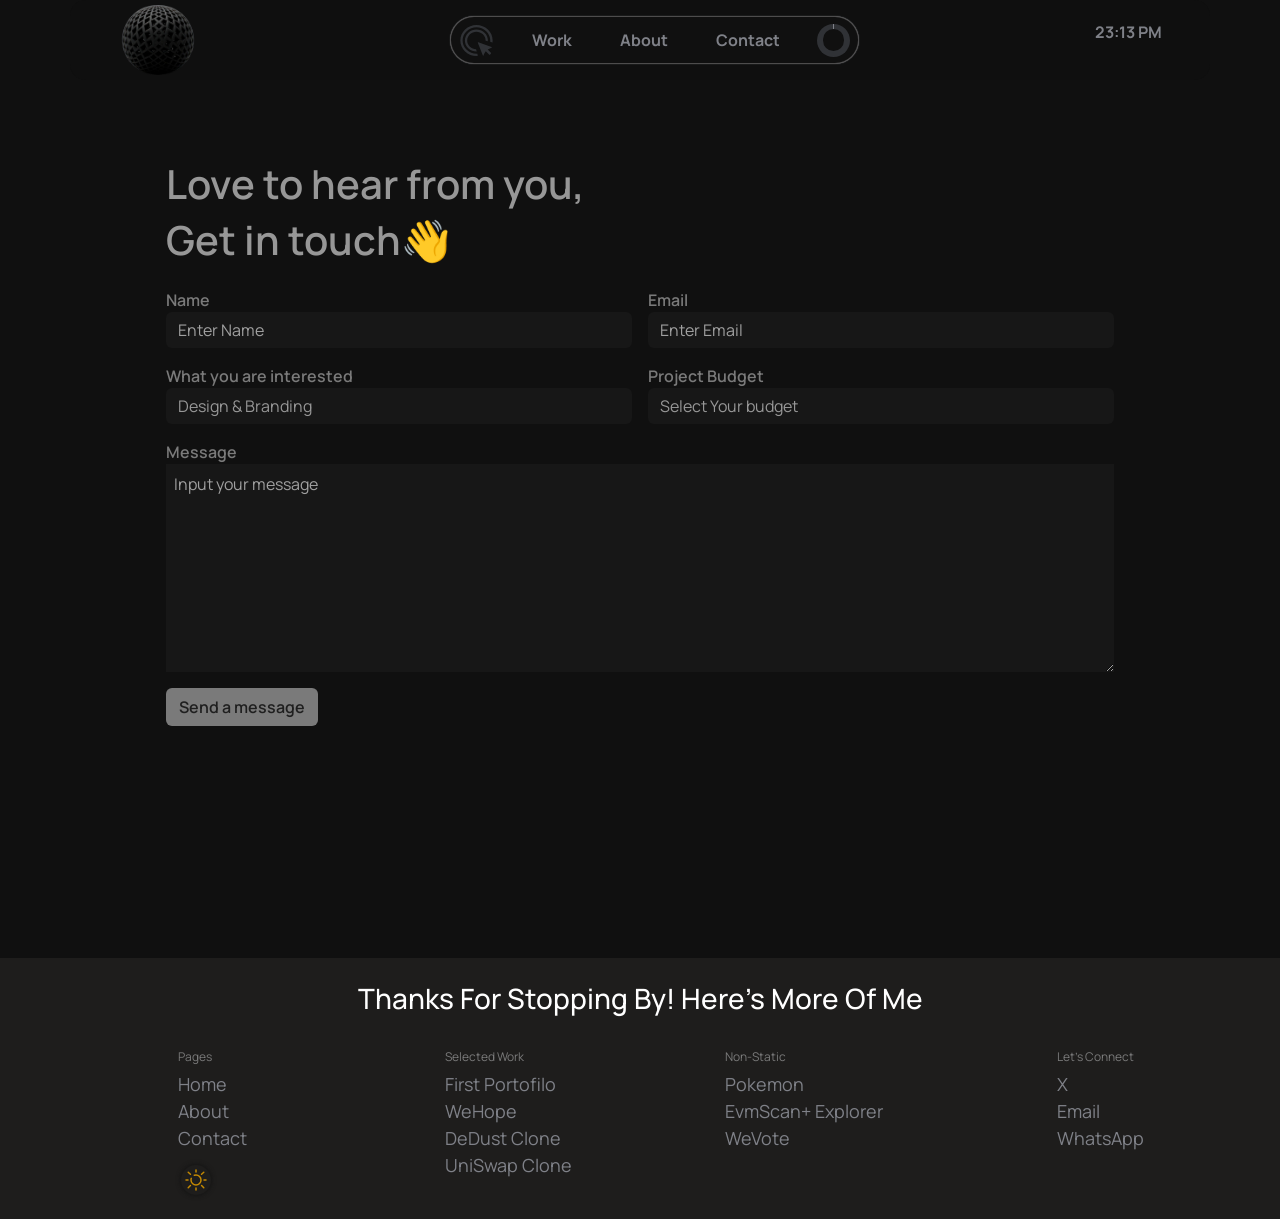
<file: HTML/contact.html>
<!DOCTYPE html>
<html lang="en">

<head>
    <meta charset="UTF-8">
    <meta name="viewport" content="width=device-width, initial-scale=1.0">
    <title>Contact</title>
    <link rel="stylesheet" href="../assets/dist/css/bootstrap.min.css">
    <link rel="stylesheet" href="../CSS/contact.css">
    <link rel="stylesheet" href="../CSS/footer.css">
    <link rel="stylesheet" href="../CSS/nav.css">
    <script>
        const devPhrases = [
            "HTML — the silent foundation.",
            "CSS: margin auto, sanity manual.",
            "JavaScript doesn’t do commitment — only callbacks.",
            "Threads — multitasking with anxiety.",
            "HTML builds, CSS refines.",
            "NullPointerException: the Java handshake.",
            "CSS — center alignment’s final boss.",
            "Promises are just JavaScript’s way of saying ‘trust me.’",
            "Java — predictable until it isn’t.",
            "HTML: one tag away from disaster.",
            "CSS has trust issues with browsers.",
            "Objects everywhere, structure optional.",
            "JavaScript — async like my thoughts.",
            "HTML — simple until it’s not.",
            "Java: write once, debug everywhere.",
            "CSS transitions — because sudden change looks wrong.",
            "Flexbox — the illusion of alignment.",
            "Java loves exceptions — too much sometimes.",
            "Every JavaScript bug starts with confidence.",
            "CSS — making simplicity complicated since forever.",
            "HTML — a hierarchy of good intentions.",
            "Java — where everything starts with a class.",
            "CSS — the illusion of control.",
            "JavaScript — the chaos engine of the web.",
            "HTML gives structure, CSS gives personality.",
            "Threads dream of synchronization.",
            "CSS — proof that beauty requires pain.",
            "JavaScript and I have an async relationship.",
            "HTML — not broken, just missing a closing tag.",
            "Java syntax: strict, but fair.",
            "Asynchronous code, synchronous stress.",
            "Java — object-oriented, developer-disoriented.",
            "CSS — beauty powered by chaos.",
            "Who needs sleep when you have semicolons?",
            "HTML — it’s not broken, it’s just missing a closing tag.",
            "CSS — adding color to confusion.",
            "JavaScript — turning confusion into production.",
            "Java — making verbosity look elegant.",
            "CSS: where one pixel can ruin your day.",
            "HTML — a love story between tags and mistakes.",
            "CSS — where center alignment is a journey.",
            "I debug, therefore I am.",
            "JavaScript — the universal bug generator.",
            "Structure by HTML, attitude by CSS.",
            "CSS has trust issues with browsers.",
            "Threads are like roommates — noisy and unpredictable.",
            "Java — serious code with playful bugs.",
            "HTML builds it, CSS sells it.",
            "Promises kept? Not in my JavaScript.",
            "JavaScript runs everywhere… except on time.",
            "Java — making verbosity fashionable since 1995.",
            "CSS — the illusion of control.",
            "HTML — open tag, open heart.",
            "Semicolons: optional chaos.",
            "CSS: Constantly Shifting Styles.",
            "JavaScript — one language to confuse them all.",
            "Java — structured patience.",
            "CSS — making simplicity complicated since forever.",
            "HTML builds, CSS dazzles.",
            "Modeling reality, One object at time",
            "JavaScript — because someone has to make buttons click.",
            "CSS — adding style to logic’s chaos.",
            "Objects everywhere, peace nowhere.",
            "CSS — margin auto, sanity manual.",
            "JavaScript — turning confusion into production.",
            "Java — serious code with playful bugs.",
            "HTML — simple until you forget one div.",
            "CSS — the world’s most emotional language.",
            "Java: structured patience.",
            "JavaScript — the web’s favorite troublemaker.",
            "HTML — looks easy until it isn’t.",
            "CSS — beauty powered by chaos.",
            "HTML — not broken, just missing a closing tag.",
            "Java — where threads dream of synchronization.",
            "CSS — adding structure to chaos since forever.",
            "HTML builds it, CSS sells it.",
            "Java — making verbosity look elegant.",
            "JavaScript — the art of fixing what you didn’t break.",
            "CSS transitions — for when change needs to look calm.",
            "HTML gives structure, CSS gives personality.",
            "Promises in JavaScript are like to-do lists you forget.",
            "Threads dream of synchronization.",
            "CSS — the illusion of control.",
            "JavaScript — async like my thoughts.",
            "HTML — a hierarchy of good intentions.",
            "CSS — proof that beauty requires pain.",
            "Java — object-oriented, developer-disoriented.",
            "HTML — one tag away from disaster.",
            "CSS — margin auto, sanity manual.",
            "JavaScript doesn’t do commitment — only callbacks.",
            "CSS — the illusion of control.",
            "HTML — the silent foundation.",
            "CSS — adding color to confusion.",
            "Java — where everything starts with a class.",
            "JavaScript — turning confusion into production.",
            "CSS has trust issues with browsers.",
            "HTML builds it, CSS sells it.",
            "Threads — multitasking with anxiety.",
            "JavaScript — one language to confuse them all.",
            "CSS — beauty powered by chaos.",
            "HTML — open tag, open heart."
        ];
        function toggletheme() {
            console.log("toggletheme called")
            let theme = localStorage.getItem("theme");
            console.log(theme)
            if (theme === "light") {
                document.documentElement.classList.add("lightMode");
                localStorage.setItem("theme", "light")
            }
            else {
                document.documentElement.classList.remove("lightMode");
                localStorage.setItem("theme", "dark")
            }
        }
        toggletheme();


    </script>
</head>

<body>
    <!-- NAVIGATION BAR -->
    <nav
        class="navbar px-md-5 py-0 px-1 flex-column flex-md-row container-fluid container-md fixed-bottom sticky-md-top rounded-4 mb-0 mb-md-2">
        <div class="logo d-none d-md-flex "><img width="200px" height="200px"
                class="navbar-brand img-fluid object-fit-cover" src="../Asset/IMAGES/erasebg-transformed (1).png " alt="">
        </div>
        <!-- <div class="logo"><img  class="navbar-brand img-fluid object-fit-cover" src="../Asset/IMAGES/2-135653517-unscreen.gif " alt=""></div> -->
        <!-- <div class="logo d-none d-md-flex"><img class="navbar-brand img-fluid object-fit-cover"
                    src="../Asset/IMAGES/rotatingillusion.gif " alt=""></div> -->
    
        <div
            class="floating-nav  d-flex  justify-content-between align-items-center px-2 rounded-pill align-self-sm-center mb-sm-2 mb-md-0">
            <div class="click-icon   d-flex align-items-center justify-content-center me-md-2 me-1">
                <svg fill="currentColor" class="hovericon">
                    <use xlink:href="#hovericon"></use>
                </svg>
            </div>
            <ul class="navbar-nav flex-row gap-md-5 gap-1  nav-ul justify-content-between ">
                <li class="nav-items"><a class="nav-link fw-bold " href="index.html">Work</a></li>
                <li class="nav-items"><a class="nav-link fw-bold " href="about.html">About</a></li>
                <li class="nav-items"><a class="nav-link fw-bold " href="contact.html">Contact</a></li>
            </ul>
            <div
                class="custom_progress rounded-circle bg-dark d-flex align-items-center justify-content-center ms-md-2 ms-1">
            </div>
        </div>

        <p class="time d-none d-md-block fw-bold align-self-center">6:12 AM</p>
    </nav>
    <!--  -->


    <section class=" w-100 d-flex justify-content-center px-4 py-4">
        <form class="inner_parent_container container  p-3 p-md-5 d-flex flex-column">
            <div class="heading  text-center text-md-start px-0 px-md-5">
                <h1 class="h1 fw-semibold d-none d-md-block">Love to hear from you,</h1>
                <h1 class="h1 fw-semibold">Get in touch👋</h1>
            </div>

            <div class="form-container  px-0 px-md-5 d-flex flex-column">
                <div class="name-emailcontainer inner-form_container d-flex flex-column d-md-grid mb-2 mb-md-0 gap-4 gap-md-3">
                    <span class="namecontainer">
                        <label for="nameinput" class="form-label name">Name</label>
                        <input type="text" placeholder="Enter Name" id="nameinput" class="form-control ">
                    </span>
                    <span class="emailcontainer">
                        <label for="emailinput" class="form-label email">Email</label>
                        <input type="text" placeholder="Enter Email" id="emailinput" class="form-control">
                    </span>
                </div>

                <div class="interest-budget-container  inner-form_container d-flex flex-column d-md-grid mb-2 mb-md-0 gap-4 gap-md-3 gap-4">
                    <span class="dropdowncontainer">
                        <label for="interest" class="form-label firstdropdown">What you are interested</label>
                        <select name="" id="interest" class="form-select" aria-label="Default select example">
                            <option value="" selected>Design & Branding</option>
                            <option value="">Web Application & Design</option>
                            <option value="">App Development & Design</option>
                            <option value="">AI & Machine Learning</option>
                            <option value="">Cloud Computing</option>
                            <option value="">Consultant</option>
                            
                        </select>
                    </span>
                    <span class="emailcontainer">
                        <label for="dropdown2" class="form-label seconddropdown">Project Budget</label>
                        <select name="" id="dropdown2" class="form-select" aria-label="Default select example">
                            <option value="" selected>Select Your budget</option>
                            <option value="">$200,000-$750,000</option>
                            <option value="">$150,000-$450,000</option>
                            <option value="">$50,000-$75,000</option>
                            <option value="">$20,000-$35,000</option>
                        </select>
                    </span>
                </div>

                <div class="message-container  ">
                    <span class="message-textarea d-flex flex-column ">
                        <label for="textarea">Message</label>
                        <textarea name="" id="textarea" class="border-0 p-2" placeholder="Input your message" rows="8"></textarea>
                    </span>
                </div>

                <button class="btn align-self-center align-self-md-start fw-semibold" type="submit" >Send a message</button>

            </div>
        </form>

    </section>



    <!-- FOOTER SECTION -->
    <footer class="px-md-5 px-2 py-md-4 py-3 d-flex flex-column gap-4 justify-content-center">
        <h3 class="text-capitalize text-center">Thanks for stopping by! here's more of me</h3>
        <div class="d-grid footer-links">
            <ul>
                <li>Pages</li>
                <li><a href="index.html">Home</a></li>
                <li><a href="about.html">About</a></li>
                <li><a href="contact.html">Contact</a></li>
            </ul>
            <ul>
                <li>Selected Work</li>
                <li><a href="#firstPortfolio">First Portofilo</a></li>
                <li><a href="#wehope">WeHope</a></li>
                <li><a href="#dedust">DeDust Clone</a></li>
                <li><a href="#uniswap">UniSwap Clone</a></li>
            </ul>
            <ul>
                <li>Non-Static</li>
                <li><a href="#">Pokemon</a></li>
                <li><a href="#">EvmScan+ Explorer</a></li>
                <li><a href="#">WeVote</a></li>
            </ul>
            <ul>
                <li>Let's Connect</li>
                <li><a href="">X</a></li>
                <li><a href="mailto:arinzlotanna@gmail.com">Email</a></li>
                <li><a href="">WhatsApp</a></li>
            </ul>

            <span class="theme-container">
                <svg class="moon" width="30px" height="30px">
                    <use xlink:href="#moontheme"></use>
                </svg>
                <svg class="sun" width="30px" height="30px">
                    <use xlink:href="#suntheme"></use>
                </svg>
            </span>
        </div>

    </footer>


    <script>
        const time = document.querySelector(".time");
        function updateTime(element) {
            const now = new Date();
            // AM|| PM
            let meridem = now.toLocaleTimeString()
            meridem = meridem[meridem.length - 2] + meridem[meridem.length - 1]
            // console.log(meridem)
            let hour = now.getHours();
            let minutes = now.getMinutes().toString().padStart(2, "0")
            // console.log(typeof minutes.toString().padStart(2,"0"), minutes.toString().padStart(2,"0"),minutes)
            let formattedTime = hour + ":" + minutes + " " + meridem;

            console.log(formattedTime)
            element.textContent = formattedTime;
            setTimeout(() => { updateTime(time) }, 60);
        }

        updateTime(time)
    </script>
    <script src="../JS/typing.js"></script>
</body>

</html>
<svg style="display:none;" width="24px" height="24px" fill="#737171" xmlns="http://www.w3.org/2000/svg">
    <!-- //moon icon -->
    <symbol id="hovericon" viewBox="0 0 256 256" x="0px" y="0px" viewBox="0 0 256 256"
        enable-background="new 0 0 256 256" xml:space="preserve">
        <g>
            <g>
                <path fill="currentColor"
                    d="M238,175.4l-96.4-34c-3.5-1.3-5.3,0.5-4,3.8l36.2,91.4c1.3,3.3,3.7,3.4,5.3,0.2c0,0,8.9-18,16.8-29.5l23.5,23c2.2,2.2,5.9,2.2,8.3,0.1l5.5-5.1c2.3-2.1,2.3-5.7,0.1-7.9l-23.5-23c11.6-7,28.4-14.1,28.4-14.1C241.6,178.8,241.5,176.6,238,175.4z" />
                <path fill="currentColor"
                    d="M211.4,48.3c-46.1-44-120.8-44-166.9,0c-46.1,44-46.1,115.3,0,159.4c25.7,24.5,60.3,35.4,93.8,32.6l-4.4-15.7c-27.9,1.6-56.4-7.7-77.8-28.1c-39.5-37.7-39.5-98.9,0-136.6s103.5-37.7,143,0c22.3,21.4,32,50.2,29.1,78.1l16.7,4.3C249.5,108.8,238.3,73.9,211.4,48.3z" />
                <path fill="currentColor"
                    d="M186.8,71.7c-32.8-31.4-86-31.4-118.9,0c-32.8,31.4-32.8,82.2,0,113.5c17,16.2,39.3,24,61.6,23.5l-4.5-16.1c-16.4-0.6-32.7-6.8-45.2-18.8c-26.2-25.1-26.2-65.7,0-90.8c26.2-25.1,68.8-25.1,95.1,0c13.3,12.8,19.9,29.5,19.7,46.2l16.6,4.3C212.8,111.3,204.6,88.7,186.8,71.7z" />
            </g>
        </g>
    </symbol>
    <!-- sunicon -->
    <symbol id="circle" viewBox="0 0 24 24">
        <g style="transform: translateX(8.5px) translateY(7.5px);">
            <circle cx="11" cy="11" r="11" fill="none" stroke="rgb(48, 50, 54)" stroke-width="5"
                stroke-dasharray="69.11503837897544"></circle>
            <circle cx="11" cy="11" r="11" fill="none" stroke="rgb(127, 129, 136)" stroke-width="5"
                stroke-linecap="butt" stroke-dasharray="69.11503837897544" style="stroke-dashoffset: 69.115;"></circle>
        </g>
    </symbol>

    <symbol id="eth" viewBox="-80.5 0 417 417">
        <g id="SVGRepo_bgCarrier" stroke-width="0"></g>
        <g id="SVGRepo_tracerCarrier" stroke-linecap="round" stroke-linejoin="round"></g>
        <g id="SVGRepo_iconCarrier">
            <g>
                <polygon fill="#343434"
                    points="127.9611 0 125.1661 9.5 125.1661 285.168 127.9611 287.958 255.9231 212.32">
                </polygon>
                <polygon fill="#8C8C8C" points="127.962 0 0 212.32 127.962 287.959 127.962 154.158"> </polygon>
                <polygon fill="#3C3C3B"
                    points="127.9611 312.1866 126.3861 314.1066 126.3861 412.3056 127.9611 416.9066 255.9991 236.5866">
                </polygon>
                <polygon fill="#8C8C8C" points="127.962 416.9052 127.962 312.1852 0 236.5852"> </polygon>
                <polygon fill="#141414" points="127.9611 287.9577 255.9211 212.3207 127.9611 154.1587"> </polygon>
                <polygon fill="#393939" points="0.0009 212.3208 127.9609 287.9578 127.9609 154.1588"> </polygon>
            </g>
        </g>
    </symbol>

    <symbol id="moontheme" viewBox="0 0 24 24" fill="none">
        <g id="SVGRepo_bgCarrier" stroke-width="0"></g>
        <g id="SVGRepo_tracerCarrier" stroke-linecap="round" stroke-linejoin="round"></g>
        <g id="SVGRepo_iconCarrier">
            <path
                d="M3.32031 11.6835C3.32031 16.6541 7.34975 20.6835 12.3203 20.6835C16.1075 20.6835 19.3483 18.3443 20.6768 15.032C19.6402 15.4486 18.5059 15.6834 17.3203 15.6834C12.3497 15.6834 8.32031 11.654 8.32031 6.68342C8.32031 5.50338 8.55165 4.36259 8.96453 3.32996C5.65605 4.66028 3.32031 7.89912 3.32031 11.6835Z"
                stroke="currentColor" stroke-width="2" stroke-linecap="round" stroke-linejoin="round"></path>
        </g>

    </symbol>


    <symbol viewBox="0 0 24 24" id="suntheme" fill="none">
        <g id="SVGRepo_bgCarrier" stroke-width="0"></g>
        <g id="SVGRepo_tracerCarrier" stroke-linecap="round" stroke-linejoin="round"></g>
        <g id="SVGRepo_iconCarrier">
            <path
                d="M7.28451 10.3333C7.10026 10.8546 7 11.4156 7 12C7 14.7614 9.23858 17 12 17C14.7614 17 17 14.7614 17 12C17 9.23858 14.7614 7 12 7C11.4156 7 10.8546 7.10026 10.3333 7.28451"
                stroke="currentColor" stroke-width="1.5" stroke-linecap="round"></path>
            <path d="M12 2V4" stroke="currentColor" stroke-width="1.5" stroke-linecap="round"></path>
            <path d="M12 20V22" stroke="currentColor" stroke-width="1.5" stroke-linecap="round"></path>
            <path d="M4 12L2 12" stroke="currentColor" stroke-width="1.5" stroke-linecap="round"></path>
            <path d="M22 12L20 12" stroke="currentColor" stroke-width="1.5" stroke-linecap="round"></path>
            <path d="M19.7778 4.22266L17.5558 6.25424" stroke="currentColor" stroke-width="1.5" stroke-linecap="round">
            </path>
            <path d="M4.22217 4.22266L6.44418 6.25424" stroke="currentColor" stroke-width="1.5" stroke-linecap="round">
            </path>
            <path d="M6.44434 17.5557L4.22211 19.7779" stroke="currentColor" stroke-width="1.5" stroke-linecap="round">
            </path>
            <path d="M19.7778 19.7773L17.5558 17.5551" stroke="currentColor" stroke-width="1.5" stroke-linecap="round">
            </path>
        </g>
    </symbol>






</svg>
</file>
<file: CSS/index.css>
/* @property --pageScrollProgress{
    syntax: "<length-percentage>";
    inherits: false;
    initial-value: 0%;

} */
@font-face {
    font-family: 'Manrope';
    src: url("../Asset/FONT/Manrope-VariableFont_wght.ttf");
}

@font-face {
    font-family: 'inter-display';
    src: url("../Asset/FONT/Inter/Inter-VariableFont_opsz\,wght.ttf");
}

:root {
    --pageScrollProgress: 0%;
        --bg-color: #101010;
        --primaryTextColor: #7f8188;
        --primaryTextHover: #f9f9f9;
        --color97: #979797;
        --color7A: #7a7a7a;
        --secondaryTextColor: #303236;
        --secondaryBgColor: #171717;
        --accentColor: #ffff;
        --navbarColor: #101010db;
        --footerBgColor: #1e1d1c;
        --floatingNavColor: var(--bg-color);
        --testingBorder: 2px solid red;
        --testingBorder1: 3px solid teal;
        --thinBorder: .2px solid rgba(214, 208, 208, 31%);
        --logoImgSize: 80px;
        --navIconSize: 35px;
        --transition: all 0.3s ease-in-out;
        --smallerFontSize: 12px;
        --smallFontSize: 14px;
        --normalFontSize: 16px;
        --mediumFontSize: 18px;
        --bigFontSize: 20px;
        --biggerFontSize: 25px;
        --font30: 30px;
    }
    
    * {
        font-family: 'Manrope', sans-serif;
        font-family: 'inter-display', sans-serif;
        
}




body {
    background-color: var(--bg-color);
    /* color: var(--primaryTextColor); */
}

/* ======================================================================= */
/* ======================================================================= */
section h1{
    background-clip: text;
    background-image: linear-gradient(0deg, rgb(89, 89, 89) 0%, rgb(255, 255, 255) 100%);
    color: transparent;
    font-size: calc(1.2rem + 3vw) !important;
}
.typeWriter{
    color: var(--primaryTextColor);
}
.videocontainer{
    /* height: 100vh; */
}
section video{
    width: 500px;
    height: 600px;
    aspect-ratio: 1/1;
    pointer-events: none;
    
    /* background-color: red; */
}
#work h1{
    color: var(--color97);
    font-size: var(--biggerFontSize) !important;
    margin-bottom: 1rem !important;
}
@keyframes appear {
    from{
        opacity: 0;
        scale: 0;
    }
    to{
        opacity: 1;
        scale: 1;
    }
    
}
.work{
    gap: 5rem !important;
}


.project{
    margin-bottom: 10rem !important;
    background-color: var(--secondaryBgColor);
    transform-style: preserve-3d;
    position: relative;
    height: calc(100dvh - 80px);
    padding: 3rem;
    /* border:var(--testingBorder); */
    gap: 1rem !important;
    grid-template-columns: repeat(2,1fr);
    transition: var(--transition);
    transition-duration: 1s;
    transition-timing-function: ease-in-out;
    scale: 0.5;
    /* opacity: 0; */
    box-shadow: 3px 3px 10px var(--footerBgColor);
    /* transform-origin: center center; */
    backface-visibility: visible;
    /* transform:perspective(1000px) rotate3d(3,2,0,50deg); */
    transform:perspective(1000px) rotateX(10deg);

}
.show{
    transform: perspective(100px) rotateX(0);
    scale: 1;
    opacity: 1;
}
.project img{
    width: 40%;
    height: 100%;
    aspect-ratio: 1;
    margin-top: 3px;
    /* border: var(--testingBorder1); */

}
.project .work-description{
    grid-column: 1/3;
    gap: 4rem;
}
.project .work-description p:nth-child(1){
    color: var(--accentColor);
    font-size: var(--font30);
}
.project .work-description p:nth-child(2){
    font-size: var(--bigFontSize);
    color: var(--color97);
}
.project .writeup{
    /* border: var(--testingBorder); */
    position: absolute;
    top: 0;
    left: 0;
    grid-column: 1/3;
    padding: 5px;
    /* height: 15%; */
}
.writeup p{
    color: var(--color97);
    font-size: calc(var(--smallFontSize) + 1px);
    position: relative;
    margin: 0px!important;
}
.writeup svg{
    /* padding: 5px; */
    width: 40px;
    aspect-ratio: 1;
}




@media (max-width:768px) {
    section img{
        margin-top: 0px;
    }
    /* .project img{
        /* width: 100%; */
        /* object-fit: contain !important; 
    } */
    .project .work-description{
        gap: 1.5rem;
    }
        
}
@media (max-width:350px) {
    section img{
        margin-top: -10px;
    }
    .project img {
        width: 100%;
        display: none !important;
            /* object-fit: contain !important; */
    }
    .project{
        height: fit-content !important;
        gap: 2rem !important;
    }
    .project .writeup svg{
        display: none;
    }
}


@media (max-width:300px) {
    body{
        /* display: none; */
    }
    
}


/* 
footer .theme-container {
    border: var(--thinBorder);
    width: 30px;
    height: 30px;
    aspect-ratio: 1;
    display: flex;
    align-items: center;
    justify-content: center;
    padding: 10px;
    border-radius: 50%;
    margin-top: -30px;
    position: relative;
    box-shadow: 0 0 5px var(--accentColor);
    transition: var(--transition);

}

.theme-container svg {
    width: 24px;
    height: 24px;
    aspect-ratio: 1;
    color: var(--primaryTextColor);
    position: absolute;
    display: grid;
    place-items: center;
    transform: translate(0) rotate(0);
    transition-duration: 1s;
    /* display: none; 
}

svg.sun {
    /* display: none; 
    transform: translateX(-20px) rotate(-60deg);
    color: rgb(179, 153, 6);
}

.moon {
    display: none !important;
} */
</file>
<file: CSS/nav.css>
@font-face {
    font-family: 'Manrope';
    src: url("../Asset/FONT/Manrope-VariableFont_wght.ttf");
}

@font-face {
    font-family: 'inter-display';
    src: url("../Asset/FONT/Inter/Inter-VariableFont_opsz\,wght.ttf");
}

:root {
    --pageScrollProgress: 0%;
        --bg-color: #101010;
        --primaryTextColor: #7f8188;
        --primaryTextHover: #f9f9f9;
        --color97: #979797;
        --color7A: #7a7a7a;
        --secondaryTextColor: #303236;
        --secondaryBgColor: #171717;
        --accentColor: #ffff;
        --navbarColor: #101010db;
        --footerBgColor: #1e1d1c;
        --floatingNavColor: var(--bg-color);
        --testingBorder: 2px solid red;
        --testingBorder1: 3px solid teal;
        --thinBorder: .2px solid rgba(214, 208, 208, 31%);
        --logoImgSize: 80px;
        --navIconSize: 35px;
        --transition: all 0.3s ease-in-out;
        --smallerFontSize: 12px;
        --smallFontSize: 14px;
        --normalFontSize: 16px;
        --mediumFontSize: 18px;
        --bigFontSize: 20px;
        --biggerFontSize: 25px;
        --font30: 30px;
}

* {
    font-family: 'inter-display', sans-serif;
    font-family: 'Manrope', sans-serif;
    transition: var(--transition);
    transition-duration: 0.8s;

}

html.lightMode {
    --bg-color: #f9f9f9 !important;
    --secondaryBgColor: #ffffff !important;
    --navbarColor: #ffffffd9 !important;
    --footerBgColor: #f1f1f1 !important;
    --floatingNavColor: var(--bg-color) !important;
    --primaryTextColor: #2b2b2b !important;
    --primaryTextHover: #000000 !important;
    --secondaryTextColor: #5a5a5a !important;
    --color97: #a0a0a0 !important;
    --color7A: #7a7a7a !important;
    --accentColor: #0059ff !important;
    --testingBorder: 2px solid red !important;
    --testingBorder1: 3px solid teal !important;
    --thinBorder: 0.2px solid rgba(60, 60, 60, 0.15) !important;
}

body{
    background-color: var(--bg-color) !important;
    transition: var(--transition);
    transition-duration: .8s;
}


.navbar {
    background-color: var(--navbarColor);
    backdrop-filter: blur(6px);
    transition: var(--transition);
    transition-duration: .8s;
    /* transition-timing-function: cubic-bezier(.42, 0, .44, 1.68); */
    /* height: fit-content; */
    /* padding: 0 !important; */
}

.logo img {
    /* border: var(--testingiBorder1); */
    width: var(--logoImgSize);
    height: var(--logoImgSize);
    aspect-ratio: 1/1;
}


.floating-nav {
    background-color: var(--floatingNavColor);
    backdrop-filter: blur(5px);
    transition: var(--transition);
    border: var(--thinBorder);
    padding-block: 3px;
    transition-timing-function: cubic-bezier(0.68, -0.55, 0.265, 1.55) !important;
    box-shadow: 0 0 1px var(--primaryTextColor);
    gap: clamp(10px, 30px, 40px) !important;

}

.hovericon {
    width: var(--navIconSize);
    height: var(--navIconSize);
    color: var(--secondaryTextColor);
    pointer-events: none;
}

.custom_progress {
    width: calc(var(--navIconSize) - 2px);
    aspect-ratio: 1;
    background: conic-gradient(var(--primaryTextColor) var(--pageScrollProgress), var(--secondaryTextColor)0%);
    border-radius: 50%;
    pointer-events: none;
    transition: var(--transition);
    transition-duration: .8s;
    /* transition-property: --pageScrollProgress; */
    /* transition-duration: 1s; */
    /* transform: rotateX(360deg); */
}
[class="lightMode"] .custom_progress {
    background: conic-gradient(rgb(46, 43, 43) var(--pageScrollProgress),
            rgba(0, 0, 0, 0.1) 0%) !important;
}



.custom_progress::after {
    content: "";
    top: 0;
    left: 0;
    width: calc(100% - var(--navIconSize) / 3);
    aspect-ratio: 1;
    border-radius: inherit;
    background-color: var(--floatingNavColor);
    transition: var(--transition);
    /* transition-duration: .8s; */
}



.nav-ul {
    width: 0;
    transform: scaleX(0);
    opacity: 0;
    overflow: hidden;
    transform-origin: center;
    transition: var(--transition);


}

.expandNav {
    opacity: 1;
    width: 246.7px;
    transform: scaleX(1);
}

.floating-nav:hover>ul {
    opacity: 1;
    width: 246.7px;
    /* max-height: 47px; */
    transform: scaleX(1);
}

.nav-link {
    color: var(--primaryTextColor) !important;
    transition: var(--transition) !important;
    /* font-size: var(--mediumFontSize)!important; */
}

.time {
    color: var(--primaryTextColor);
}



.nav-link:hover {
    color: var(--primaryTextHover) !important;
}

@media (max-width:768px) {
    body{
        margin-bottom: 70px;

    }
    .navbar {
        border-radius: 0 !important;
        padding-block: 10px !important;
    }

    .floating-nav {
        padding-inline: 10px !important;
        gap: min(12px, .3%) !important;
    }
}
@media (max-width:500px) {
    .floating-nav{
        gap: min(25px, 3%) !important;

    }
    
}
@media (max-width:350px) {
    .navbar {
        /* padding-inline: 0px !important; */
        border-radius: 0 !important;
        background-color: transparent;
        backdrop-filter: none;
    }

    .floating-nav {
        width: 100%;
        gap: min(10px, 1%) !important;
        padding-right: 10px !important;
        padding-left: 10px !important;
        padding: 5px;

    }

    .nav-ul {
        width: 100% !important;
        opacity: 1 !important;
        transform: scale(1) !important;
        gap: 15px !important;
        justify-content: space-around !important;
    }

    .floating-nav .circle,
    .click-icon {
        display: none !important;
    }


}
@media (max-width:250px) {
    .custom_progress{
        display: none !important;
    }
    
}
</file>
<file: CSS/footer.css>
:root {
    --pageScrollProgress: 0%;
    --bg-color: #101010;
    --primaryTextColor: #7f8188;
    --primaryTextHover: #f9f9f9;
    --color97: #979797;
    --color7A: #7a7a7a;
    --secondaryTextColor: #303236;
    --secondaryBgColor: #171717;
    --accentColor: #ffff;
    --navbarColor: #101010db;
    --footerBgColor: #1e1d1c;
    --floatingNavColor: var(--bg-color);
    --testingBorder: 2px solid red;
    --testingBorder1: 3px solid teal;
    --thinBorder: .2px solid rgba(214, 208, 208, 31%);
    --logoImgSize: 80px;
    --navIconSize: 35px;
    --transition: all 0.3s ease-in-out;
    --smallerFontSize: 12px;
    --smallFontSize: 14px;
    --normalFontSize: 16px;
    --mediumFontSize: 18px;
    --bigFontSize: 20px;
    --biggerFontSize: 25px;
    --font30: 30px;
}

footer {
    /* border: var(--testingBorder1); */
    margin-top: 10rem;
    background-color: var(--footerBgColor);
    transition: var(--transition);
    transition-duration: .8s;
}

footer h3 {
    color: var(--accentColor) !important;
    transition: var(--transition);
    transition-duration: .8s;
}

.footer-links {
    grid-template-columns: 1fr 1fr 1fr 1fr;
    grid-auto-rows: auto;
    justify-items: center;
    /* border: var(--testingBorder); */
}

.footer-links ul {
    /* border: var(--testingBorder1); */
    list-style: none;
    /* height: 100%; */
}

.footer-links ul li:first-child {
    color: var(--color7A);
    font-size: var(--smallerFontSize);
    margin-bottom: 5px;
}

.footer-links ul li a {
    text-decoration: none;
    transition: var(--transition);
    color: var(--primaryTextColor);
    font-size: var(--mediumFontSize);
    text-transform: capitalize;
}

.footer-links ul li a:hover {
    color: var(--primaryTextHover);
}
footer .theme-container{
    /* border: var(--thinBorder); */
    width: 30px;
    height: 30px;
    aspect-ratio: 1;
    display: flex;
    align-items: center;
    justify-content: center;
    /* padding: 10px; */
    border-radius: 50%;
    margin-top: -30px;
   position: relative;
   box-shadow: 0 0 5px var(--bg-color);
   transition: var(--transition);
   padding: 15px;
   pointer-events: all;
   cursor: pointer;
   overflow: hidden;

}
.theme-container svg{
    width: 24px;
    height: 24px;
    aspect-ratio: 1;
    color: var(--primaryTextColor);
    position: absolute;
    display: grid;
    place-items: center;
    transform: translate(0) rotate(0);
    transition-duration: 1s;
    cursor: pointer;
    /* /* display: none;  */
}
svg.sun{
    color: rgb(195 136 2);
}
svg.moon{
    transform:translateY(18px) translateX(21px) rotate(303deg);
    /* display: none !important; */
}

.lightMode .moon{
    transform: translate(0) rotate(0);
}
.lightMode .sun{
    transform:translateY(18px) translateX(-21px) rotate(303deg);

}




@media (max-width:768px) {
    .footer-links {
        grid-template-columns: 1fr 1fr;
        justify-items: start;
    }
    .theme-container{
        margin-left: 2rem;
        margin-top: 0px !important;
    }

}
</file>
<file: CSS/about.css>
@font-face {
    font-family: 'Manrope';
    src: url("../Asset/FONT/Manrope-VariableFont_wght.ttf");
}

@font-face {
    font-family: 'inter-display';
    src: url("../Asset/FONT/Inter/Inter-VariableFont_opsz\,wght.ttf");
}

:root {
    --pageScrollProgress: 0%;
    --bg-color: #101010;
    --primaryTextColor: #7f8188;
    --primaryTextHover: #f9f9f9;
    --color97: #979797;
    --color7A: #7a7a7a;
    --secondaryTextColor: #303236;
    --secondaryBgColor:#171717;
    --accentColor:#ffff;
    --navbarColor: #101010db;
    --footerBgColor:#1e1d1c;
    --floatingNavColor: var(--bg-color);
    --testingBorder: 2px solid red;
    --testingBorder1: 3px solid teal;
    --thinBorder: .2px solid rgba(214, 208, 208, 31%);
    --logoImgSize: 80px;
    --navIconSize: 35px;
    --transition: all 0.3s ease-in-out;
    --smallerFontSize:12px;
    --smallFontSize:14px;
    --normalFontSize: 16px;
    --mediumFontSize: 18px;
    --bigFontSize: 20px;
    --biggerFontSize: 25px;
    --font30:30px;
}

* {
    font-family: 'inter-display', sans-serif;
    font-family: 'Manrope', sans-serif;

}
body{
    overflow-x: hidden;
}
.name{
    font-size: calc(1.2rem + 3vw) !important;
}
section h1 {
    background-clip: text;
    background-image: linear-gradient(0deg, rgb(89, 89, 89) 0%, rgb(255, 255, 255) 100%);
    color: transparent;
    font-size: calc(1.2rem + 3vw) !important;
}

.typeWriter {
    color: var(--primaryTextColor);
}

.typeWriter{
    color:var(--primaryTextColor)
}

[class="lightMode"] .writeUpSection img {
    filter: invert(1) brightness(0.2);
        
}
.about-card{
    background-color: var(--secondaryBgColor);
    border: var(--thinBorder) !important;
}
.about-card h2{
    font-size: var(--font30) !important;
    color: var(--accentColor);
}
.about-paragraph{
    font-size: var(--smallFontSize);
    color: var(--color7A) !important;
}
.about-heading{
    font-size: var(--smallerFontSize);
    /* margin-bottom: 0px !important; */
}
.aboutDescription{
    font-size: var(--bigFontSize);
    color: var(--color97);
}
/* ========================================================================================== */
/* ========================================================================================== */
/* ========================================================================================== */


.musicContainer{
   grid-template-columns: 1fr 1fr;
   /* gap: 10px; */
}

.music{
    color: var(--primaryTextColor);
    position: relative;
    overflow: hidden;
    border:var(--thinBorder);
    /* padding: 30px !important; */
    
}
.music p{
    color: var(--accentColor);
}
.music:first-child{
    background-color: red;
    background-image:linear-gradient(to top,rgba(21, 21, 21, 0.799), rgba(0, 0, 0, 0.667)), url("../Asset/IMAGES/music.png");
    background-size: cover;
    background-position: center;
}

.music:nth-child(2){
    background-color: red;
    background-image: url("../Asset/IMAGES/drive.png");
    background-size: cover;
        background-position: center;
}
.music:nth-child(3){
    background-image:linear-gradient(to top, rgba(21, 21, 21, 0.799), rgba(0, 0, 0, 0.667)), url("../Asset/IMAGES/creative.png");
    background-size: cover;
        background-position: center;
}
.music:nth-child(4){
    background-image:linear-gradient(to top, rgba(21, 21, 21, 0.799), rgba(0, 0, 0, 0.667)), url("../Asset/IMAGES/flow.png");
    background-size: cover;
        background-position: center;
}

.spotify{
    position: absolute;
    width: 100%;
    /* border: var(--testingBorder); */
    display: flex;
    bottom: 0px;
    left: 0;
    align-items: end;
    border-radius: 12px;
    padding: 5px;
}


.spotify iframe{
    width: 100% !important;
    aspect-ratio: 1;
    position: relative;
    /* top: 17px; */
    /* bottom: 0; */
}



.xp-container{
    background-color: var(--secondaryBgColor);
    border: var(--thinBorder);
}

.xp-container p{
    margin-bottom: 0 !important;
}
.xp-container .paragraph, a{
    font-size: var(--smallerFontSize);
    color: var(--color7A);
    transition: var(--transition);
}

.xp-container a:hover{
    color: var(--primaryTextHover);
}
.xp-container .xps{
    display: flex;
    justify-content: space-between;
    align-items: center;
}
.xps p{
    font-size: var(--bigFontSize);
    color: var(--color97);
}
.xps .roles{
    /* border: var(--testingBorder1); */
    display: flex;
    align-items: center;
    gap: 1rem;
}
.roles img{
    width: 40px;
    aspect-ratio: 1;
    /* padding: 3px; */
}
/* =========================================================================================== */
/* =========================================================================================== */
</file>
<file: CSS/contact.css>
/* @property --pageScrollProgress{
    syntax: "<length-percentage>";
    inherits: false;
    initial-value: 0%;

} */
@font-face {
    font-family: 'Manrope';
    src: url("../Asset/FONT/Manrope-VariableFont_wght.ttf");
}

@font-face {
    font-family: 'inter-display';
    src: url("../Asset/FONT/Inter/Inter-VariableFont_opsz\,wght.ttf");
}

:root {
    --pageScrollProgress: 0%;
    --bg-color: #101010;
    --primaryTextColor: #7f8188;
    --primaryTextHover: #f9f9f9;
    --color97: #979797;
    --color7A: #7a7a7a;
    --secondaryTextColor: #303236;
    --secondaryBgColor: #171717;
    --accentColor: #ffff;
    --navbarColor: #101010db;
    --footerBgColor: #1e1d1c;
    --floatingNavColor: var(--bg-color);
    --testingBorder: 2px solid red;
    --testingBorder1: 3px solid teal;
    --thinBorder: .2px solid rgba(214, 208, 208, 31%);
    --logoImgSize: 80px;
    --navIconSize: 35px;
    --transition: all 0.3s ease-in-out;
    --smallerFontSize: 12px;
    --smallFontSize: 14px;
    --normalFontSize: 16px;
    --mediumFontSize: 18px;
    --bigFontSize: 20px;
    --biggerFontSize: 25px;
    --font30: 30px;
}

* {
    font-family: 'Manrope', sans-serif;
    font-family: 'inter-display', sans-serif;

}
* label{
    margin: 0 !important;
    font-size: var(--normalFontSize);
    color: var(--color7A);
    font-weight: 600;
}
* select{
    color:var(--color97) !important;
}




body {
    background-color: var(--bg-color);
    /* color: var(--primaryTextColor); */
}

.heading h1{
    color: var(--color97);
}


.inner_parent_container{
    gap: 1rem;
}
.form-container{
    gap: 1rem;
}
.inner-form_container{
    grid-template-columns: repeat(2,1fr);
    gap: 1rem;

}
.inner-form_container input ,select ,textarea{
    /* border-radius: 0 !important; */
    background-color: var(--secondaryBgColor) !important;
    color: var(--color97) !important;
    background-image: none !important;
    border:none !important;
}

.inner-form_container input::placeholder,textarea::placeholder{
    /* opacity: .5; */
    color: #a0a0a0;
}
/* select{
   appearance: none !important;
} */
input:focus
,select:focus,
textarea:focus{
    box-shadow: 0 0 0 .25rem var(--secondaryTextColor) !important;
    border: none !important;
    outline: none !important;
}
.btn{
    /* background-image: linear-gradient(0deg, rgb(89, 89, 89) 0%, rgb(255, 255, 255) 100%) !important; */
    /* background-color: var(--accentColor) !important; */
    background-color: var(--color7A) !important;
    color: var(--navbarColor);
}
</file>
